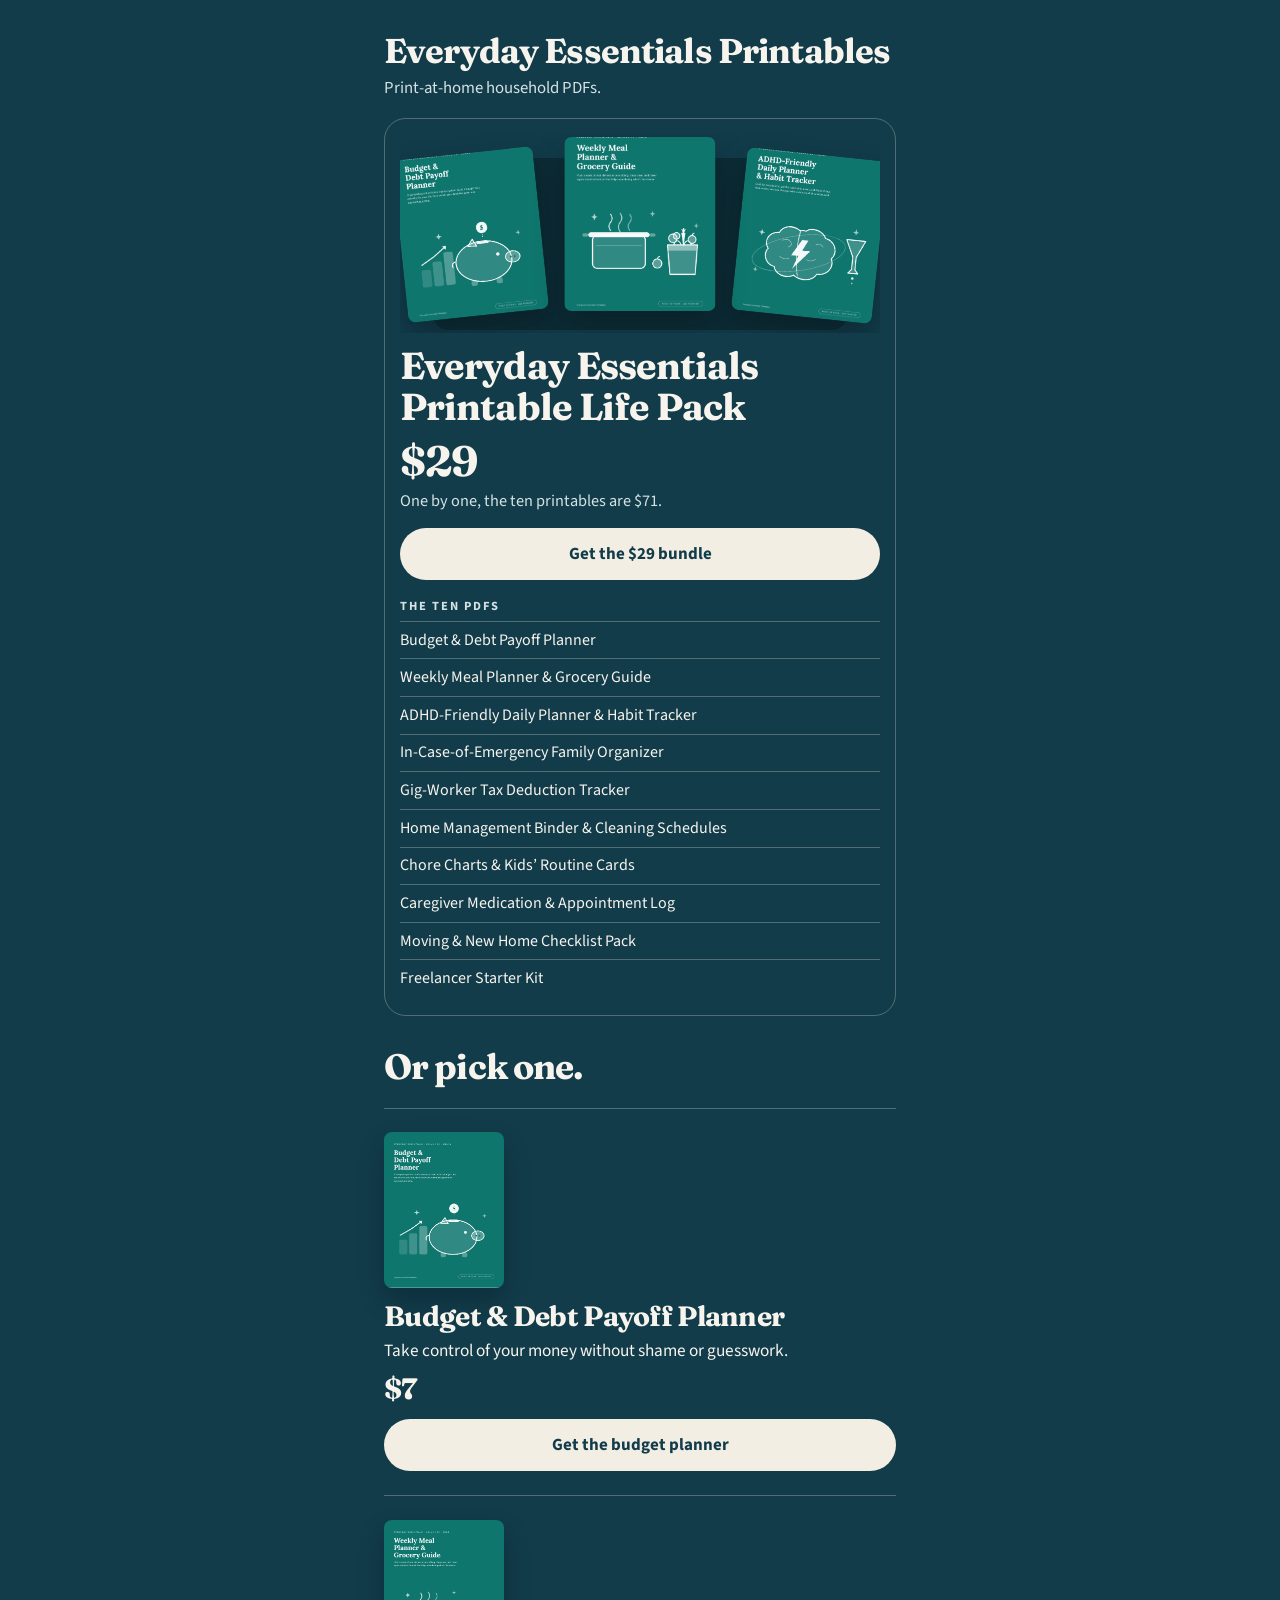
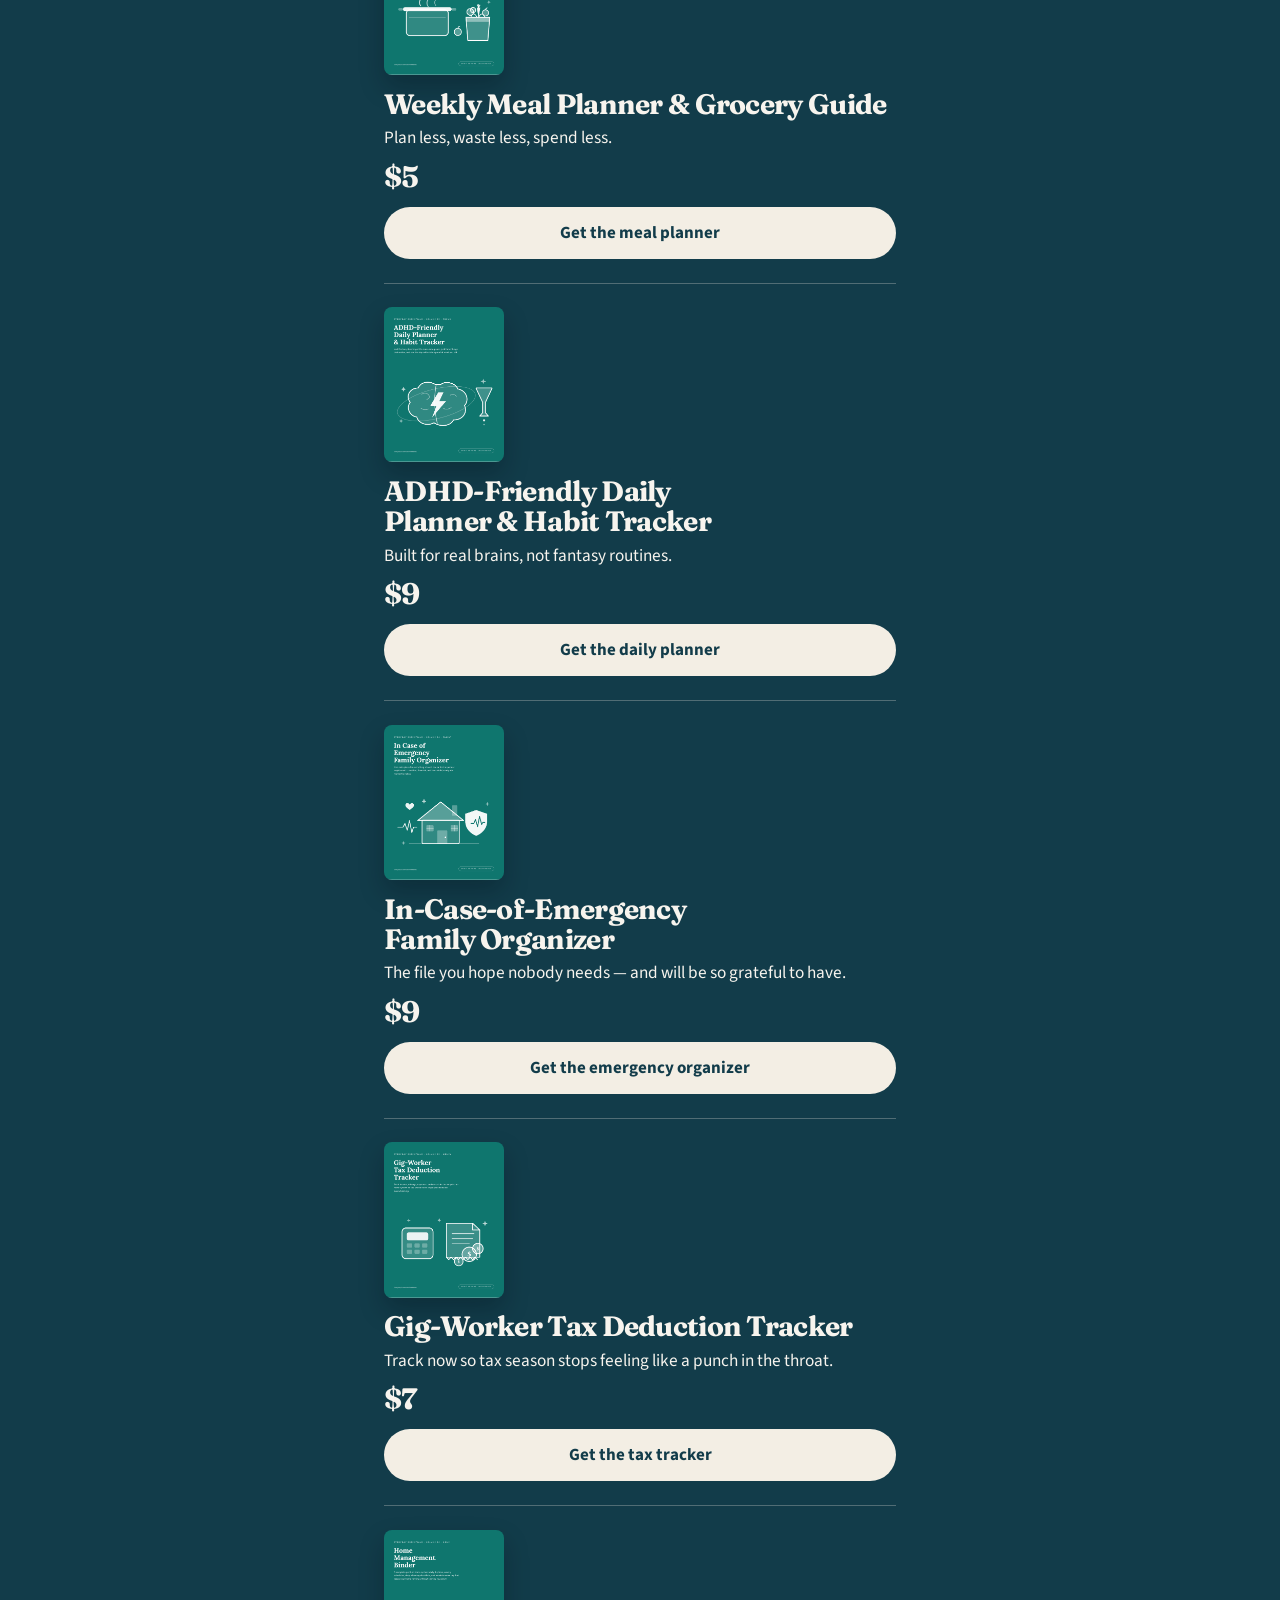
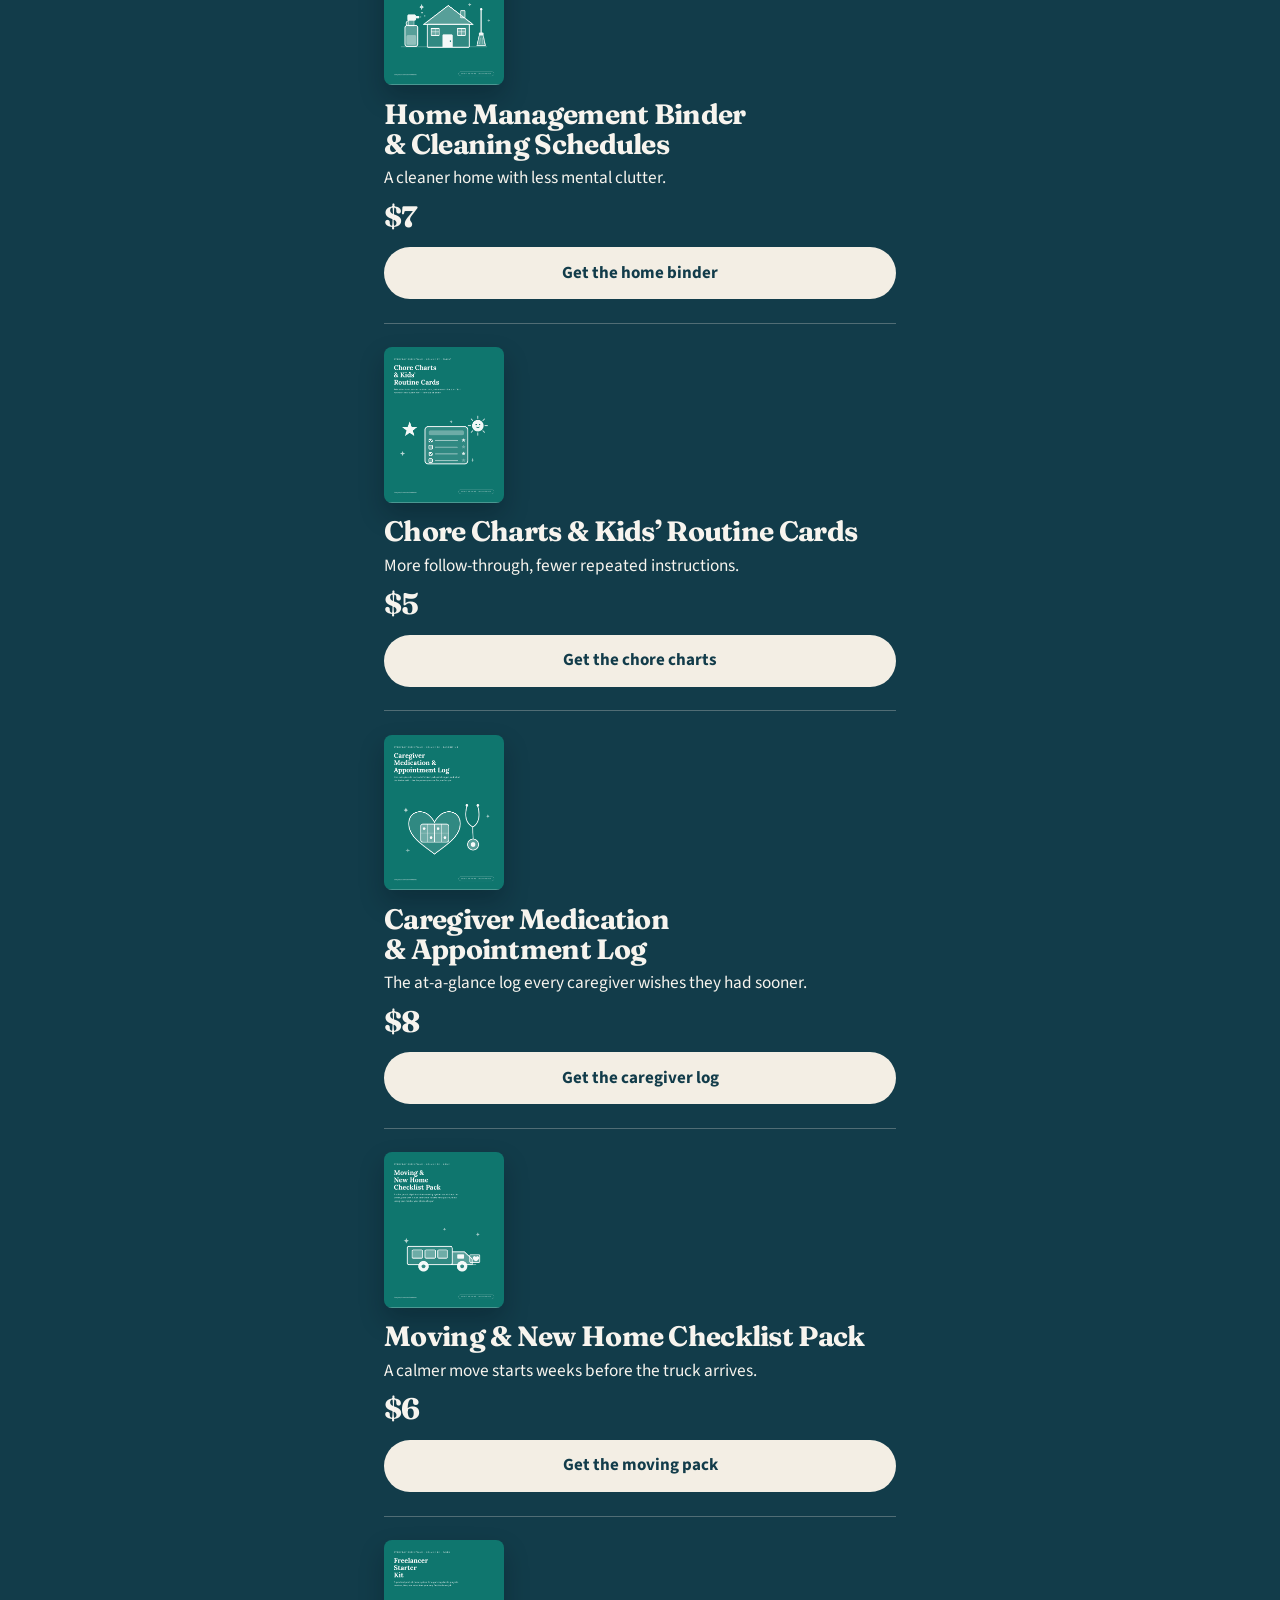
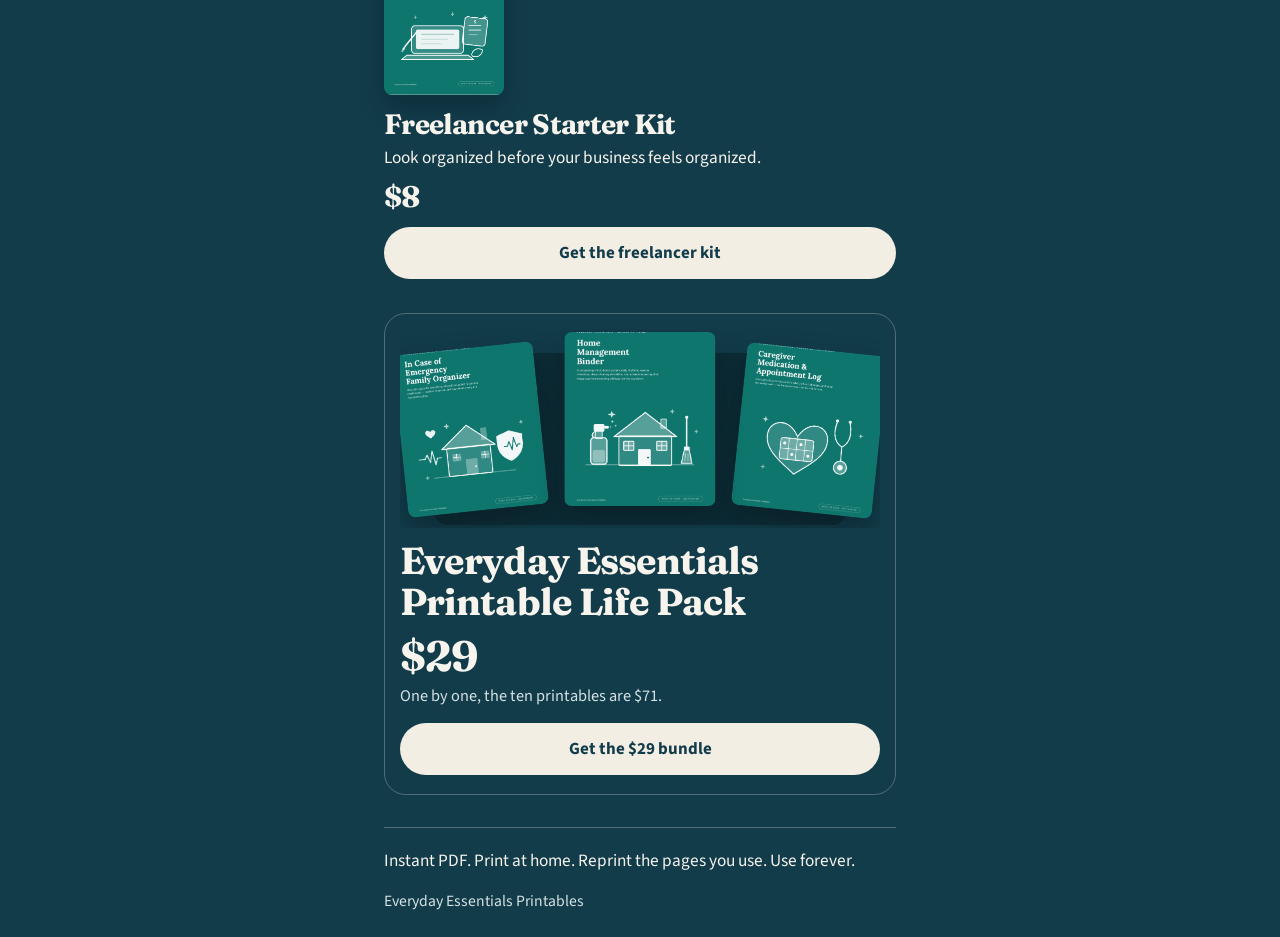
<file: index.html>
<!DOCTYPE html>
<html lang="en">
<head>
  <meta charset="utf-8">
  <meta name="viewport" content="width=device-width, initial-scale=1">
  <title>Everyday Essentials Printables</title>
  <meta name="description" content="Print-at-home household PDFs. The Everyday Essentials Printable Life Pack is $29 for all ten, or buy one.">
  <meta name="theme-color" content="#123c4a">
  <meta property="og:title" content="Everyday Essentials Printable Life Pack">
  <meta property="og:description" content="Ten print-at-home household PDFs. $29 for the set, or buy one.">
  <meta property="og:image" content="assets/bundle-hero.png">
  <meta name="twitter:card" content="summary_large_image">
  <link rel="icon" href="favicon.svg" type="image/svg+xml">
  <link rel="preload" href="fonts/fraunces-650.woff2" as="font" type="font/woff2" crossorigin>
  <link rel="preload" href="fonts/source-sans-400.woff2" as="font" type="font/woff2" crossorigin>
  <link rel="preload" href="assets/covers/budget-debt-payoff-planner.png" as="image">
  <link rel="stylesheet" href="css/styles.css">
</head>
<body>
  <div class="page">
    <header class="mast">
      <h1>Everyday Essentials Printables</h1>
      <p>Print-at-home household PDFs.</p>
    </header>

    <main>
      <noscript>
        <p class="noscript">The buy buttons open a product sheet when JavaScript is on. Nothing on this page charges a card. Checkout links are added in checkout.config.js.</p>
      </noscript>

      <article class="bundle" id="life-pack">
        <div class="fan" aria-hidden="true">
          <img src="assets/covers/budget-debt-payoff-planner.png" alt="" width="935" height="1210">
          <img src="assets/covers/weekly-meal-planner-grocery-guide.png" alt="" width="935" height="1210" fetchpriority="high">
          <img src="assets/covers/adhd-friendly-daily-planner-habit-tracker.png" alt="" width="935" height="1210">
        </div>
        <h2>Everyday Essentials Printable Life Pack</h2>
        <p class="price">$29</p>
        <p class="compare">One by one, the ten printables are $71.</p>
        <button class="buy" type="button" data-open="sheet-life-pack">Get the $29 bundle</button>
        <h3 class="kicker">The ten PDFs</h3>
        <ul class="names">
          <li>Budget &amp; Debt Payoff Planner</li>
          <li>Weekly Meal Planner &amp; Grocery Guide</li>
          <li>ADHD-Friendly Daily Planner &amp; Habit Tracker</li>
          <li>In-Case-of-Emergency Family Organizer</li>
          <li>Gig-Worker Tax Deduction Tracker</li>
          <li>Home Management Binder &amp; Cleaning Schedules</li>
          <li>Chore Charts &amp; Kids’ Routine Cards</li>
          <li>Caregiver Medication &amp; Appointment Log</li>
          <li>Moving &amp; New Home Checklist Pack</li>
          <li>Freelancer Starter Kit</li>
        </ul>
      </article>

      <section class="singles" aria-labelledby="pick-one">
        <h2 id="pick-one">Or pick one.</h2>

        <article class="offer" id="budget-debt-payoff-planner">
          <img class="cover" src="assets/covers/budget-debt-payoff-planner.png" alt="" width="935" height="1210" loading="lazy">
          <h3>Budget &amp; Debt Payoff Planner</h3>
          <p class="job">Take control of your money without shame or guesswork.</p>
          <p class="price">$7</p>
          <button class="buy" type="button" data-open="sheet-budget-debt-payoff-planner">Get the budget planner</button>
        </article>

        <article class="offer" id="weekly-meal-planner-grocery-guide">
          <img class="cover" src="assets/covers/weekly-meal-planner-grocery-guide.png" alt="" width="935" height="1210" loading="lazy">
          <h3>Weekly Meal Planner &amp; Grocery Guide</h3>
          <p class="job">Plan less, waste less, spend less.</p>
          <p class="price">$5</p>
          <button class="buy" type="button" data-open="sheet-weekly-meal-planner-grocery-guide">Get the meal planner</button>
        </article>

        <article class="offer" id="adhd-friendly-daily-planner-habit-tracker">
          <img class="cover" src="assets/covers/adhd-friendly-daily-planner-habit-tracker.png" alt="" width="935" height="1210" loading="lazy">
          <h3>ADHD-Friendly Daily Planner &amp; Habit Tracker</h3>
          <p class="job">Built for real brains, not fantasy routines.</p>
          <p class="price">$9</p>
          <button class="buy" type="button" data-open="sheet-adhd-friendly-daily-planner-habit-tracker">Get the daily planner</button>
        </article>

        <article class="offer" id="in-case-of-emergency-family-organizer">
          <img class="cover" src="assets/covers/in-case-of-emergency-family-organizer.png" alt="" width="935" height="1210" loading="lazy">
          <h3>In-Case-of-Emergency Family Organizer</h3>
          <p class="job">The file you hope nobody needs — and will be so grateful to have.</p>
          <p class="price">$9</p>
          <button class="buy" type="button" data-open="sheet-in-case-of-emergency-family-organizer">Get the emergency organizer</button>
        </article>

        <article class="offer" id="gig-worker-tax-deduction-tracker">
          <img class="cover" src="assets/covers/gig-worker-tax-deduction-tracker.png" alt="" width="935" height="1210" loading="lazy">
          <h3>Gig-Worker Tax Deduction Tracker</h3>
          <p class="job">Track now so tax season stops feeling like a punch in the throat.</p>
          <p class="price">$7</p>
          <button class="buy" type="button" data-open="sheet-gig-worker-tax-deduction-tracker">Get the tax tracker</button>
        </article>

        <article class="offer" id="home-management-binder-cleaning-schedules">
          <img class="cover" src="assets/covers/home-management-binder-cleaning-schedules.png" alt="" width="935" height="1210" loading="lazy">
          <h3>Home Management Binder &amp; Cleaning Schedules</h3>
          <p class="job">A cleaner home with less mental clutter.</p>
          <p class="price">$7</p>
          <button class="buy" type="button" data-open="sheet-home-management-binder-cleaning-schedules">Get the home binder</button>
        </article>

        <article class="offer" id="chore-charts-kids-routine-cards">
          <img class="cover" src="assets/covers/chore-charts-kids-routine-cards.png" alt="" width="935" height="1210" loading="lazy">
          <h3>Chore Charts &amp; Kids’ Routine Cards</h3>
          <p class="job">More follow-through, fewer repeated instructions.</p>
          <p class="price">$5</p>
          <button class="buy" type="button" data-open="sheet-chore-charts-kids-routine-cards">Get the chore charts</button>
        </article>

        <article class="offer" id="caregiver-medication-appointment-log">
          <img class="cover" src="assets/covers/caregiver-medication-appointment-log.png" alt="" width="935" height="1210" loading="lazy">
          <h3>Caregiver Medication &amp; Appointment Log</h3>
          <p class="job">The at-a-glance log every caregiver wishes they had sooner.</p>
          <p class="price">$8</p>
          <button class="buy" type="button" data-open="sheet-caregiver-medication-appointment-log">Get the caregiver log</button>
        </article>

        <article class="offer" id="moving-new-home-checklist-pack">
          <img class="cover" src="assets/covers/moving-new-home-checklist-pack.png" alt="" width="935" height="1210" loading="lazy">
          <h3>Moving &amp; New Home Checklist Pack</h3>
          <p class="job">A calmer move starts weeks before the truck arrives.</p>
          <p class="price">$6</p>
          <button class="buy" type="button" data-open="sheet-moving-new-home-checklist-pack">Get the moving pack</button>
        </article>

        <article class="offer" id="freelancer-starter-kit">
          <img class="cover" src="assets/covers/freelancer-starter-kit.png" alt="" width="935" height="1210" loading="lazy">
          <h3>Freelancer Starter Kit</h3>
          <p class="job">Look organized before your business feels organized.</p>
          <p class="price">$8</p>
          <button class="buy" type="button" data-open="sheet-freelancer-starter-kit">Get the freelancer kit</button>
        </article>
      </section>

      <article class="bundle bundle-repeat" id="life-pack-again">
        <div class="fan" aria-hidden="true">
          <img src="assets/covers/in-case-of-emergency-family-organizer.png" alt="" width="935" height="1210" loading="lazy">
          <img src="assets/covers/home-management-binder-cleaning-schedules.png" alt="" width="935" height="1210" loading="lazy">
          <img src="assets/covers/caregiver-medication-appointment-log.png" alt="" width="935" height="1210" loading="lazy">
        </div>
        <h2>Everyday Essentials Printable Life Pack</h2>
        <p class="price">$29</p>
        <p class="compare">One by one, the ten printables are $71.</p>
        <button class="buy" type="button" data-open="sheet-life-pack">Get the $29 bundle</button>
      </article>

      <p class="delivery">Instant PDF. Print at home. Reprint the pages you use. Use forever.</p>
    </main>

    <footer class="colophon">
      <p>Everyday Essentials Printables</p>
    </footer>
  </div>

  <dialog id="sheet-life-pack" aria-labelledby="sheet-life-pack-title">
    <div class="sheet">
      <form method="dialog" class="sheet-bar">
        <button class="close" type="submit">Close</button>
      </form>
      <div class="sheet-body">
        <div class="fan" aria-hidden="true">
          <img src="assets/covers/budget-debt-payoff-planner.png" alt="" width="935" height="1210">
          <img src="assets/covers/weekly-meal-planner-grocery-guide.png" alt="" width="935" height="1210">
          <img src="assets/covers/adhd-friendly-daily-planner-habit-tracker.png" alt="" width="935" height="1210">
        </div>
        <h2 id="sheet-life-pack-title">Everyday Essentials Printable Life Pack</h2>
        <p class="price">$29</p>
        <p class="lead">Ten useful printables for money, meals, focus, caregiving, home life, moving, and freelance work.</p>
        <p class="for">A complete printable toolkit for the parts of life that create the most mental load — money, meals, focus, home, family, caregiving, moving, taxes, and work.</p>
        <h3>Who it’s for</h3>
        <p class="for">Customers who want one affordable bundle instead of buying each printable one by one.</p>
        <p class="compare">One by one, the ten printables are $71.</p>
        <h3>The ten PDFs</h3>
        <ul class="names">
          <li>Budget &amp; Debt Payoff Planner</li>
          <li>Weekly Meal Planner &amp; Grocery Guide</li>
          <li>ADHD-Friendly Daily Planner &amp; Habit Tracker</li>
          <li>In-Case-of-Emergency Family Organizer</li>
          <li>Gig-Worker Tax Deduction Tracker</li>
          <li>Home Management Binder &amp; Cleaning Schedules</li>
          <li>Chore Charts &amp; Kids’ Routine Cards</li>
          <li>Caregiver Medication &amp; Appointment Log</li>
          <li>Moving &amp; New Home Checklist Pack</li>
          <li>Freelancer Starter Kit</li>
        </ul>
        <p class="trust">Print-at-home PDFs. Reprint the pages you use most and build a system that fits your real life.</p>
      </div>
      <div class="sheet-buy">
        <p class="unwired" id="note-life-pack" tabindex="-1">Nothing is charged here. This button opens checkout once a link is added in checkout.config.js.</p>
        <a class="buy" href="#checkout" data-checkout="life-pack" aria-describedby="note-life-pack">Get the $29 bundle</a>
      </div>
    </div>
  </dialog>

  <dialog id="sheet-budget-debt-payoff-planner" aria-labelledby="sheet-budget-title">
    <div class="sheet">
      <form method="dialog" class="sheet-bar">
        <button class="close" type="submit">Close</button>
      </form>
      <div class="sheet-body">
        <img class="cover" src="assets/covers/budget-debt-payoff-planner.png" alt="" width="935" height="1210">
        <h2 id="sheet-budget-title">Budget &amp; Debt Payoff Planner</h2>
        <p class="price">$7</p>
        <p class="lead">Take control of your money without shame or guesswork.</p>
        <p class="for">A practical print-at-home system for building a budget, tracking spending, and knocking out debt one payment at a time.</p>
        <h3>Who it’s for</h3>
        <p class="for">Adults, couples, and families trying to control spending and pay off debt.</p>
        <h3>What it does</h3>
        <ul class="benefits">
          <li>See where your money really goes</li>
          <li>Choose a debt payoff method and stick with it</li>
          <li>Turn monthly reviews into progress you can feel</li>
        </ul>
        <p class="trust">Print-at-home PDF. Reprint the pages you use most and build a system that fits your real life.</p>
      </div>
      <div class="sheet-buy">
        <p class="unwired" id="note-budget" tabindex="-1">Nothing is charged here. This button opens checkout once a link is added in checkout.config.js.</p>
        <a class="buy" href="#checkout" data-checkout="budget-debt-payoff-planner" aria-describedby="note-budget">Get the budget planner</a>
      </div>
    </div>
  </dialog>

  <dialog id="sheet-weekly-meal-planner-grocery-guide" aria-labelledby="sheet-meal-title">
    <div class="sheet">
      <form method="dialog" class="sheet-bar">
        <button class="close" type="submit">Close</button>
      </form>
      <div class="sheet-body">
        <img class="cover" src="assets/covers/weekly-meal-planner-grocery-guide.png" alt="" width="935" height="1210">
        <h2 id="sheet-meal-title">Weekly Meal Planner &amp; Grocery Guide</h2>
        <p class="price">$5</p>
        <p class="lead">Plan less, waste less, spend less.</p>
        <p class="for">A kitchen-friendly planner for weekly meals, grocery lists, pantry checks, prep sessions, and budget-friendly dinner ideas.</p>
        <h3>Who it’s for</h3>
        <p class="for">Busy households, parents, meal preppers, and anyone trying to cut food waste.</p>
        <h3>What it does</h3>
        <ul class="benefits">
          <li>Plan dinners faster with repeatable systems</li>
          <li>Shop your pantry before the store</li>
          <li>Reduce takeout and food waste without overthinking it</li>
        </ul>
        <p class="trust">Print-at-home PDF. Reprint the pages you use most and build a system that fits your real life.</p>
      </div>
      <div class="sheet-buy">
        <p class="unwired" id="note-meal" tabindex="-1">Nothing is charged here. This button opens checkout once a link is added in checkout.config.js.</p>
        <a class="buy" href="#checkout" data-checkout="weekly-meal-planner-grocery-guide" aria-describedby="note-meal">Get the meal planner</a>
      </div>
    </div>
  </dialog>

  <dialog id="sheet-adhd-friendly-daily-planner-habit-tracker" aria-labelledby="sheet-adhd-title">
    <div class="sheet">
      <form method="dialog" class="sheet-bar">
        <button class="close" type="submit">Close</button>
      </form>
      <div class="sheet-body">
        <img class="cover" src="assets/covers/adhd-friendly-daily-planner-habit-tracker.png" alt="" width="935" height="1210">
        <h2 id="sheet-adhd-title">ADHD-Friendly Daily Planner &amp; Habit Tracker</h2>
        <p class="price">$9</p>
        <p class="lead">Built for real brains, not fantasy routines.</p>
        <p class="for">A low-friction planning system with brain dumps, top-three focus pages, time reality checks, habit tracking, dopamine menus, and weekly reset sheets.</p>
        <h3>Who it’s for</h3>
        <p class="for">Adults and students who need more external structure and less guilt.</p>
        <h3>What it does</h3>
        <ul class="benefits">
          <li>Reduce overwhelm by making the next step visible</li>
          <li>Plan around time blindness instead of fighting it</li>
          <li>Track progress in a way that feels encouraging, not punishing</li>
        </ul>
        <p class="trust">Print-at-home PDF. Reprint the pages you use most and build a system that fits your real life.</p>
      </div>
      <div class="sheet-buy">
        <p class="unwired" id="note-adhd" tabindex="-1">Nothing is charged here. This button opens checkout once a link is added in checkout.config.js.</p>
        <a class="buy" href="#checkout" data-checkout="adhd-friendly-daily-planner-habit-tracker" aria-describedby="note-adhd">Get the daily planner</a>
      </div>
    </div>
  </dialog>

  <dialog id="sheet-in-case-of-emergency-family-organizer" aria-labelledby="sheet-emergency-title">
    <div class="sheet">
      <form method="dialog" class="sheet-bar">
        <button class="close" type="submit">Close</button>
      </form>
      <div class="sheet-body">
        <img class="cover" src="assets/covers/in-case-of-emergency-family-organizer.png" alt="" width="935" height="1210">
        <h2 id="sheet-emergency-title">In-Case-of-Emergency Family Organizer</h2>
        <p class="price">$9</p>
        <p class="lead">The file you hope nobody needs — and will be so grateful to have.</p>
        <p class="for">A thoughtfully designed organizer for contacts, document locations, medical information, household essentials, and emergency planning.</p>
        <h3>Who it’s for</h3>
        <p class="for">Parents, adult children, caregivers, and households that want one calm place for critical information.</p>
        <h3>What it does</h3>
        <ul class="benefits">
          <li>Put vital information in one trusted place</li>
          <li>Reduce panic during emergencies or urgent calls</li>
          <li>Make it easier for loved ones to help when it matters most</li>
        </ul>
        <p class="note">Print it, fill it by hand, and store it somewhere safe.</p>
        <p class="trust">Print-at-home PDF. Reprint the pages you use most and build a system that fits your real life.</p>
      </div>
      <div class="sheet-buy">
        <p class="unwired" id="note-emergency" tabindex="-1">Nothing is charged here. This button opens checkout once a link is added in checkout.config.js.</p>
        <a class="buy" href="#checkout" data-checkout="in-case-of-emergency-family-organizer" aria-describedby="note-emergency">Get the emergency organizer</a>
      </div>
    </div>
  </dialog>

  <dialog id="sheet-gig-worker-tax-deduction-tracker" aria-labelledby="sheet-tax-title">
    <div class="sheet">
      <form method="dialog" class="sheet-bar">
        <button class="close" type="submit">Close</button>
      </form>
      <div class="sheet-body">
        <img class="cover" src="assets/covers/gig-worker-tax-deduction-tracker.png" alt="" width="935" height="1210">
        <h2 id="sheet-tax-title">Gig-Worker Tax Deduction Tracker</h2>
        <p class="price">$7</p>
        <p class="lead">Track now so tax season stops feeling like a punch in the throat.</p>
        <p class="for">A clean printable system for logging income, mileage, expenses, home office details, quarterly rhythms, and year-end prep.</p>
        <h3>Who it’s for</h3>
        <p class="for">Delivery drivers, rideshare workers, side hustlers, and independent contractors.</p>
        <h3>What it does</h3>
        <ul class="benefits">
          <li>Keep business numbers separate from the chaos of daily payouts</li>
          <li>Track deductions before receipts and miles disappear</li>
          <li>Walk into tax season with real records instead of guessing</li>
        </ul>
        <p class="note">It’s not tax advice — it’s the organized paper trail you’ll be glad you kept. Tax rules can change.</p>
        <p class="trust">Print-at-home PDF. Reprint the pages you use most and build a system that fits your real life.</p>
      </div>
      <div class="sheet-buy">
        <p class="unwired" id="note-tax" tabindex="-1">Nothing is charged here. This button opens checkout once a link is added in checkout.config.js.</p>
        <a class="buy" href="#checkout" data-checkout="gig-worker-tax-deduction-tracker" aria-describedby="note-tax">Get the tax tracker</a>
      </div>
    </div>
  </dialog>

  <dialog id="sheet-home-management-binder-cleaning-schedules" aria-labelledby="sheet-home-title">
    <div class="sheet">
      <form method="dialog" class="sheet-bar">
        <button class="close" type="submit">Close</button>
      </form>
      <div class="sheet-body">
        <img class="cover" src="assets/covers/home-management-binder-cleaning-schedules.png" alt="" width="935" height="1210">
        <h2 id="sheet-home-title">Home Management Binder &amp; Cleaning Schedules</h2>
        <p class="price">$7</p>
        <p class="lead">A cleaner home with less mental clutter.</p>
        <p class="for">A practical home binder with weekly rhythms, seasonal tasks, zone cleaning, maintenance logs, stain guides, and quick-reference pages.</p>
        <h3>Who it’s for</h3>
        <p class="for">Busy households who want a realistic cleaning rhythm instead of a constant catch-up cycle.</p>
        <h3>What it does</h3>
        <ul class="benefits">
          <li>Turn cleaning into repeatable routines</li>
          <li>Stay ahead of maintenance instead of reacting late</li>
          <li>Keep household details in one easy-to-grab place</li>
        </ul>
        <p class="trust">Print-at-home PDF. Reprint the pages you use most and build a system that fits your real life.</p>
      </div>
      <div class="sheet-buy">
        <p class="unwired" id="note-home" tabindex="-1">Nothing is charged here. This button opens checkout once a link is added in checkout.config.js.</p>
        <a class="buy" href="#checkout" data-checkout="home-management-binder-cleaning-schedules" aria-describedby="note-home">Get the home binder</a>
      </div>
    </div>
  </dialog>

  <dialog id="sheet-chore-charts-kids-routine-cards" aria-labelledby="sheet-chores-title">
    <div class="sheet">
      <form method="dialog" class="sheet-bar">
        <button class="close" type="submit">Close</button>
      </form>
      <div class="sheet-body">
        <img class="cover" src="assets/covers/chore-charts-kids-routine-cards.png" alt="" width="935" height="1210">
        <h2 id="sheet-chores-title">Chore Charts &amp; Kids’ Routine Cards</h2>
        <p class="price">$5</p>
        <p class="lead">More follow-through, fewer repeated instructions.</p>
        <p class="for">A playful printable set with age-based chores, weekly charts, morning and evening routine cards, reward coupons, reading/screen logs, and celebration pages.</p>
        <h3>Who it’s for</h3>
        <p class="for">Parents of young kids who want smoother routines without turning every reminder into a fight.</p>
        <h3>What it does</h3>
        <ul class="benefits">
          <li>Make routines visible and predictable for kids</li>
          <li>Use cues and structure instead of constant nagging</li>
          <li>Create small wins that build independence over time</li>
        </ul>
        <p class="trust">Print-at-home PDF. Reprint the pages you use most and build a system that fits your real life.</p>
      </div>
      <div class="sheet-buy">
        <p class="unwired" id="note-chores" tabindex="-1">Nothing is charged here. This button opens checkout once a link is added in checkout.config.js.</p>
        <a class="buy" href="#checkout" data-checkout="chore-charts-kids-routine-cards" aria-describedby="note-chores">Get the chore charts</a>
      </div>
    </div>
  </dialog>

  <dialog id="sheet-caregiver-medication-appointment-log" aria-labelledby="sheet-care-title">
    <div class="sheet">
      <form method="dialog" class="sheet-bar">
        <button class="close" type="submit">Close</button>
      </form>
      <div class="sheet-body">
        <img class="cover" src="assets/covers/caregiver-medication-appointment-log.png" alt="" width="935" height="1210">
        <h2 id="sheet-care-title">Caregiver Medication &amp; Appointment Log</h2>
        <p class="price">$8</p>
        <p class="lead">The at-a-glance log every caregiver wishes they had sooner.</p>
        <p class="for">A clear caregiving system for medications, daily logs, appointments, symptoms, providers, insurance details, and emergency information.</p>
        <h3>Who it’s for</h3>
        <p class="for">Family caregivers managing medications, symptoms, appointments, and provider notes.</p>
        <h3>What it does</h3>
        <ul class="benefits">
          <li>Bring cleaner, more useful notes to appointments</li>
          <li>Track patterns instead of relying on memory</li>
          <li>Reduce the daily stress of “What happened, what changed, what’s next?”</li>
        </ul>
        <p class="note">Print it, fill it by hand, and store it somewhere safe.</p>
        <p class="trust">Print-at-home PDF. Reprint the pages you use most and build a system that fits your real life.</p>
      </div>
      <div class="sheet-buy">
        <p class="unwired" id="note-care" tabindex="-1">Nothing is charged here. This button opens checkout once a link is added in checkout.config.js.</p>
        <a class="buy" href="#checkout" data-checkout="caregiver-medication-appointment-log" aria-describedby="note-care">Get the caregiver log</a>
      </div>
    </div>
  </dialog>

  <dialog id="sheet-moving-new-home-checklist-pack" aria-labelledby="sheet-moving-title">
    <div class="sheet">
      <form method="dialog" class="sheet-bar">
        <button class="close" type="submit">Close</button>
      </form>
      <div class="sheet-body">
        <img class="cover" src="assets/covers/moving-new-home-checklist-pack.png" alt="" width="935" height="1210">
        <h2 id="sheet-moving-title">Moving &amp; New Home Checklist Pack</h2>
        <p class="price">$6</p>
        <p class="lead">A calmer move starts weeks before the truck arrives.</p>
        <p class="for">A moving pack with countdowns, utility trackers, address-change checklists, box logs, budget pages, first-night essentials, and new-home setup sheets.</p>
        <h3>Who it’s for</h3>
        <p class="for">Renters, homeowners, and families preparing for a move.</p>
        <h3>What it does</h3>
        <ul class="benefits">
          <li>Know what to do now and what can wait</li>
          <li>Keep address changes and utilities from slipping through the cracks</li>
          <li>Unpack faster because your labels and essentials are already planned</li>
        </ul>
        <p class="trust">Print-at-home PDF. Reprint the pages you use most and build a system that fits your real life.</p>
      </div>
      <div class="sheet-buy">
        <p class="unwired" id="note-moving" tabindex="-1">Nothing is charged here. This button opens checkout once a link is added in checkout.config.js.</p>
        <a class="buy" href="#checkout" data-checkout="moving-new-home-checklist-pack" aria-describedby="note-moving">Get the moving pack</a>
      </div>
    </div>
  </dialog>

  <dialog id="sheet-freelancer-starter-kit" aria-labelledby="sheet-freelance-title">
    <div class="sheet">
      <form method="dialog" class="sheet-bar">
        <button class="close" type="submit">Close</button>
      </form>
      <div class="sheet-body">
        <img class="cover" src="assets/covers/freelancer-starter-kit.png" alt="" width="935" height="1210">
        <h2 id="sheet-freelance-title">Freelancer Starter Kit</h2>
        <p class="price">$8</p>
        <p class="lead">Look organized before your business feels organized.</p>
        <p class="for">A polished printable system for client tracking, project management, invoices, income logs, expenses, time tracking, rate math, onboarding, and follow-up scripts.</p>
        <h3>Who it’s for</h3>
        <p class="for">New freelancers, service providers, and solo business owners.</p>
        <h3>What it does</h3>
        <ul class="benefits">
          <li>Keep client work and money in one lightweight system</li>
          <li>Invoice faster and follow up more confidently</li>
          <li>Price your work with more clarity from day one</li>
        </ul>
        <p class="trust">Print-at-home PDF. Reprint the pages you use most and build a system that fits your real life.</p>
      </div>
      <div class="sheet-buy">
        <p class="unwired" id="note-freelance" tabindex="-1">Nothing is charged here. This button opens checkout once a link is added in checkout.config.js.</p>
        <a class="buy" href="#checkout" data-checkout="freelancer-starter-kit" aria-describedby="note-freelance">Get the freelancer kit</a>
      </div>
    </div>
  </dialog>

  <script src="checkout.config.js"></script>
  <script src="js/store.js"></script>
</body>
</html>
</file>
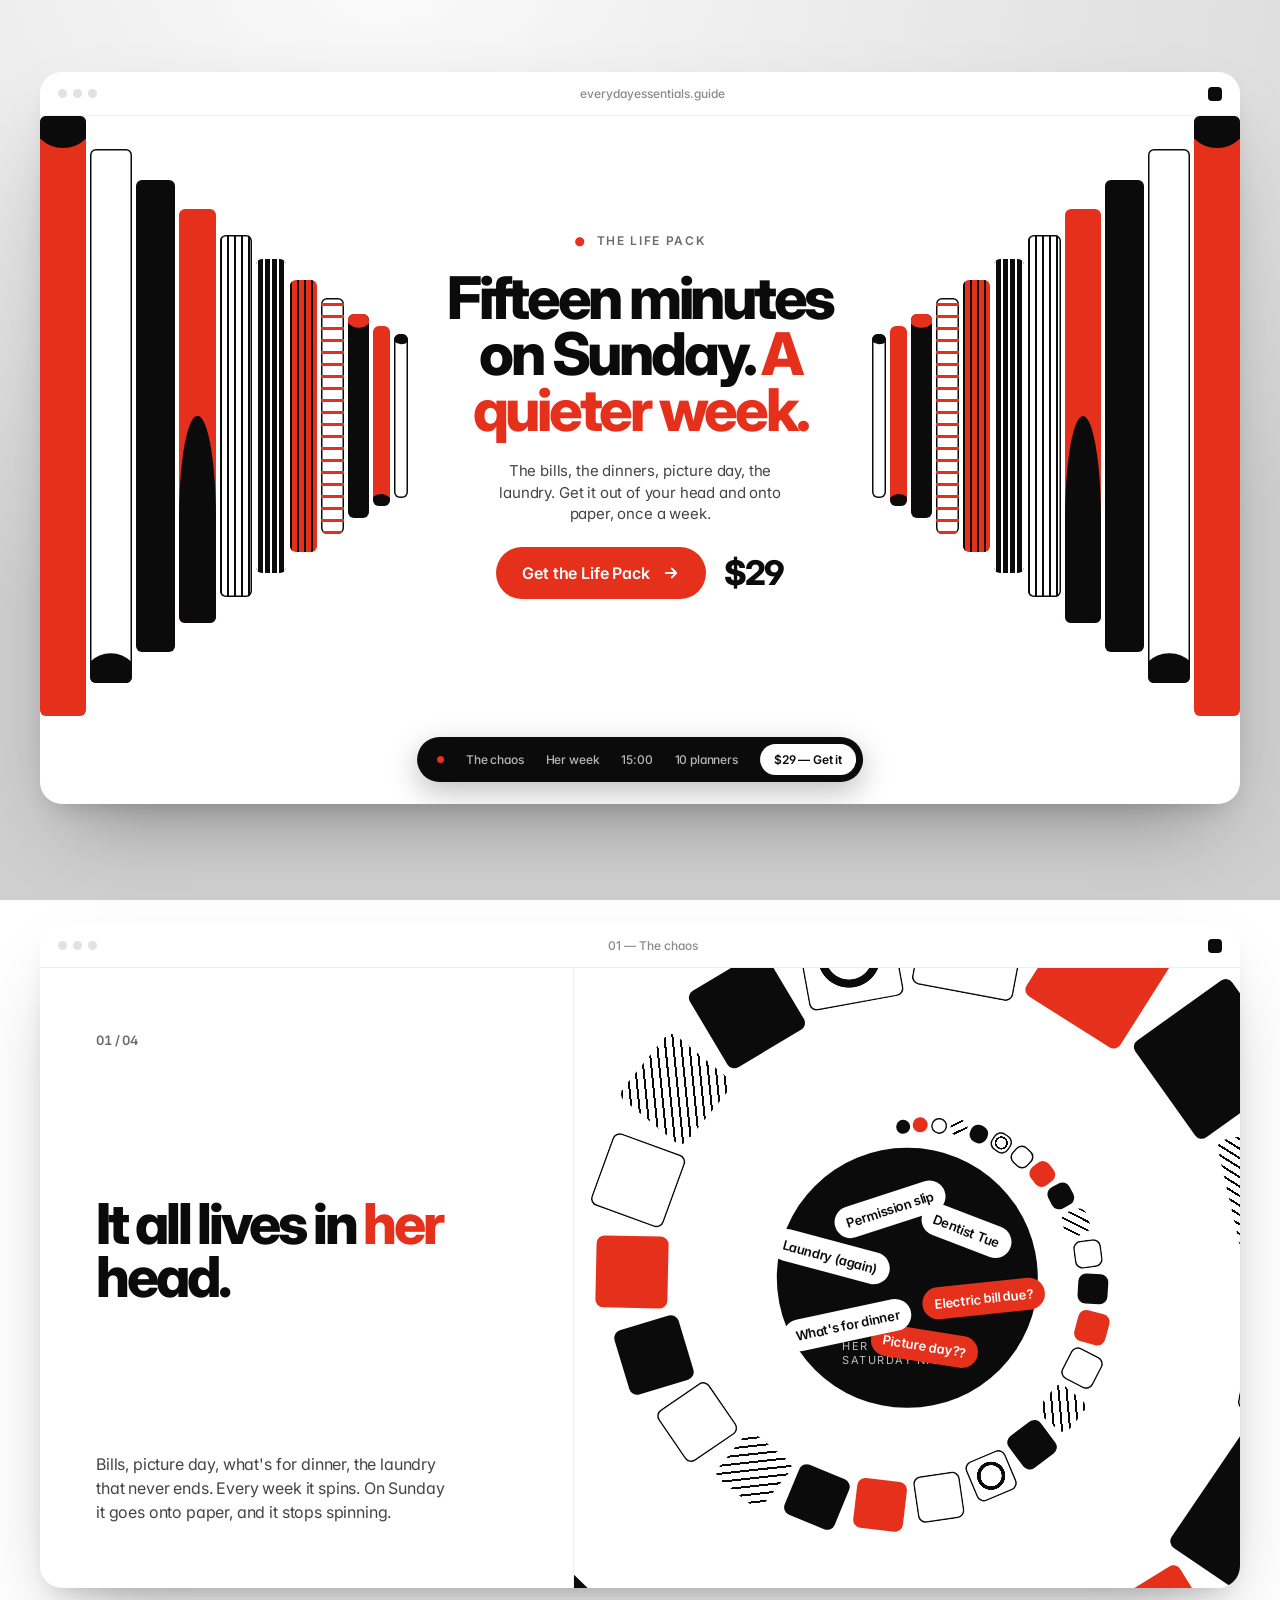
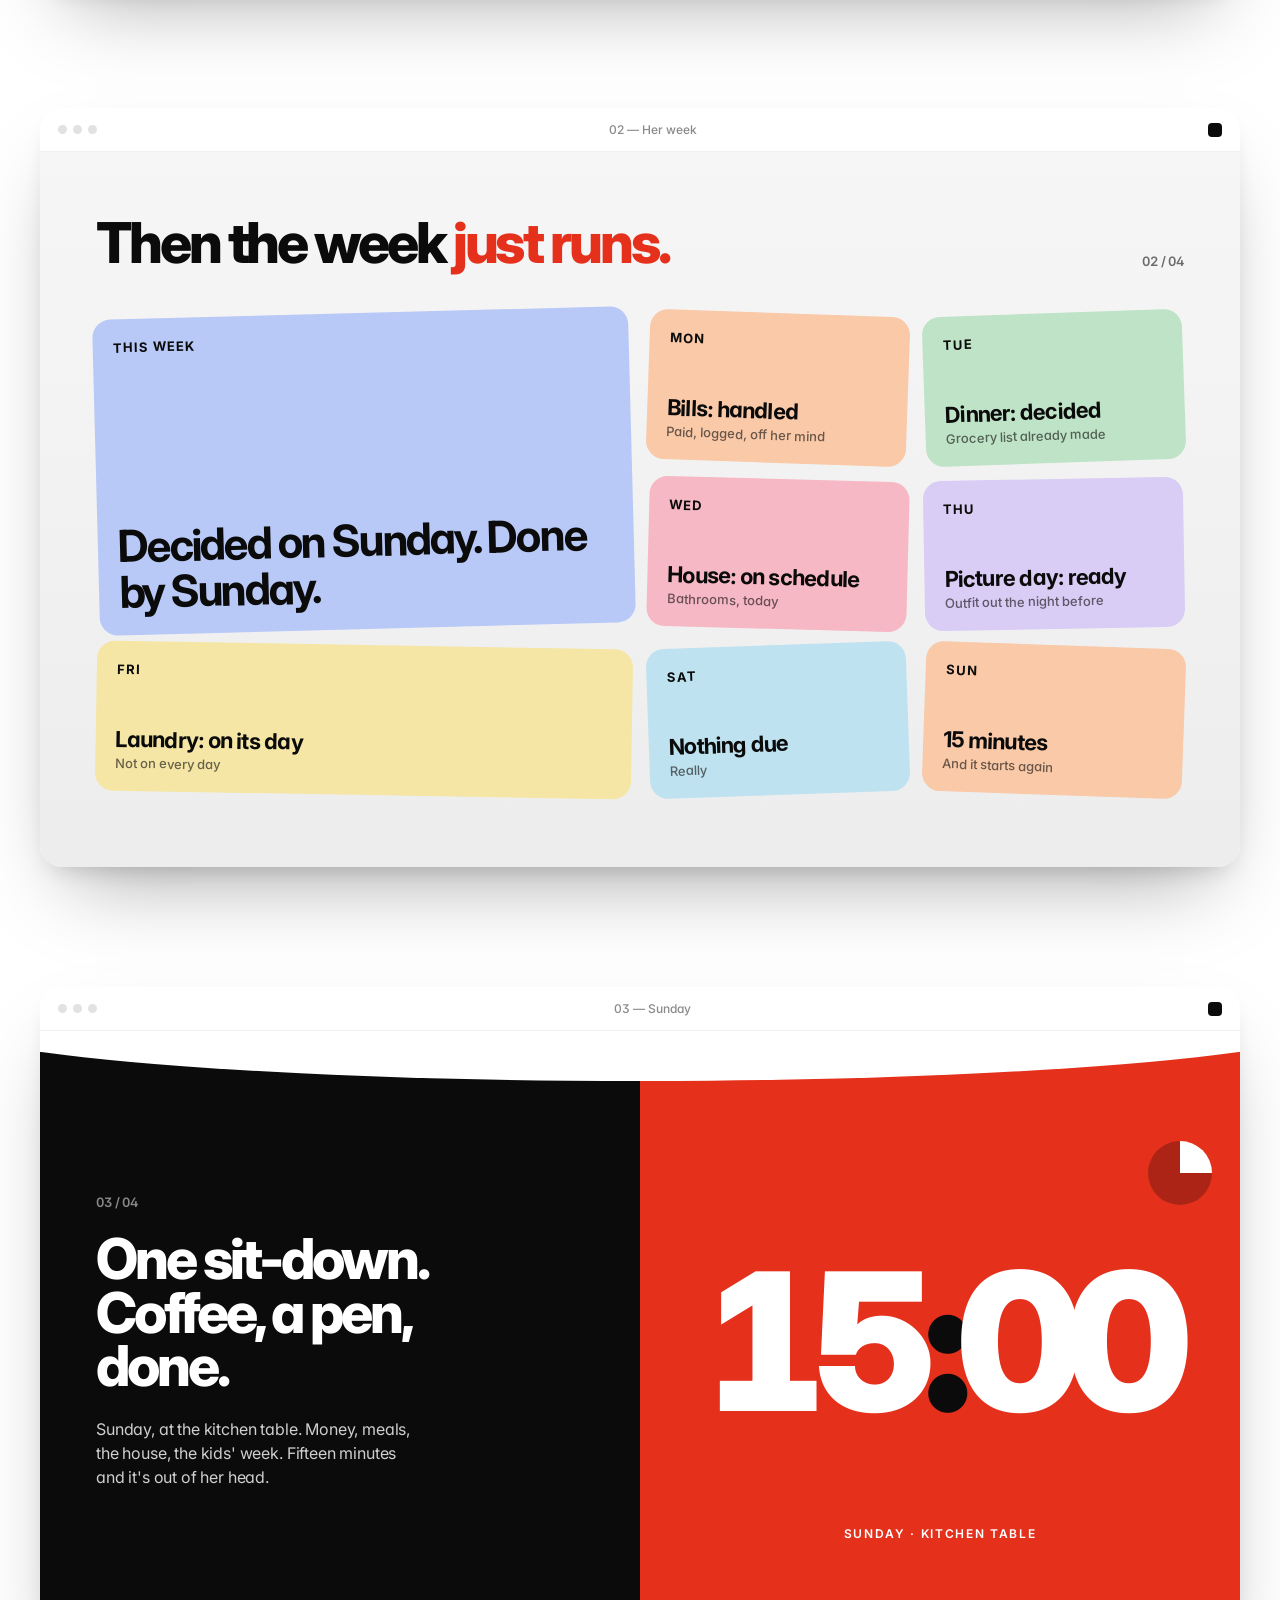
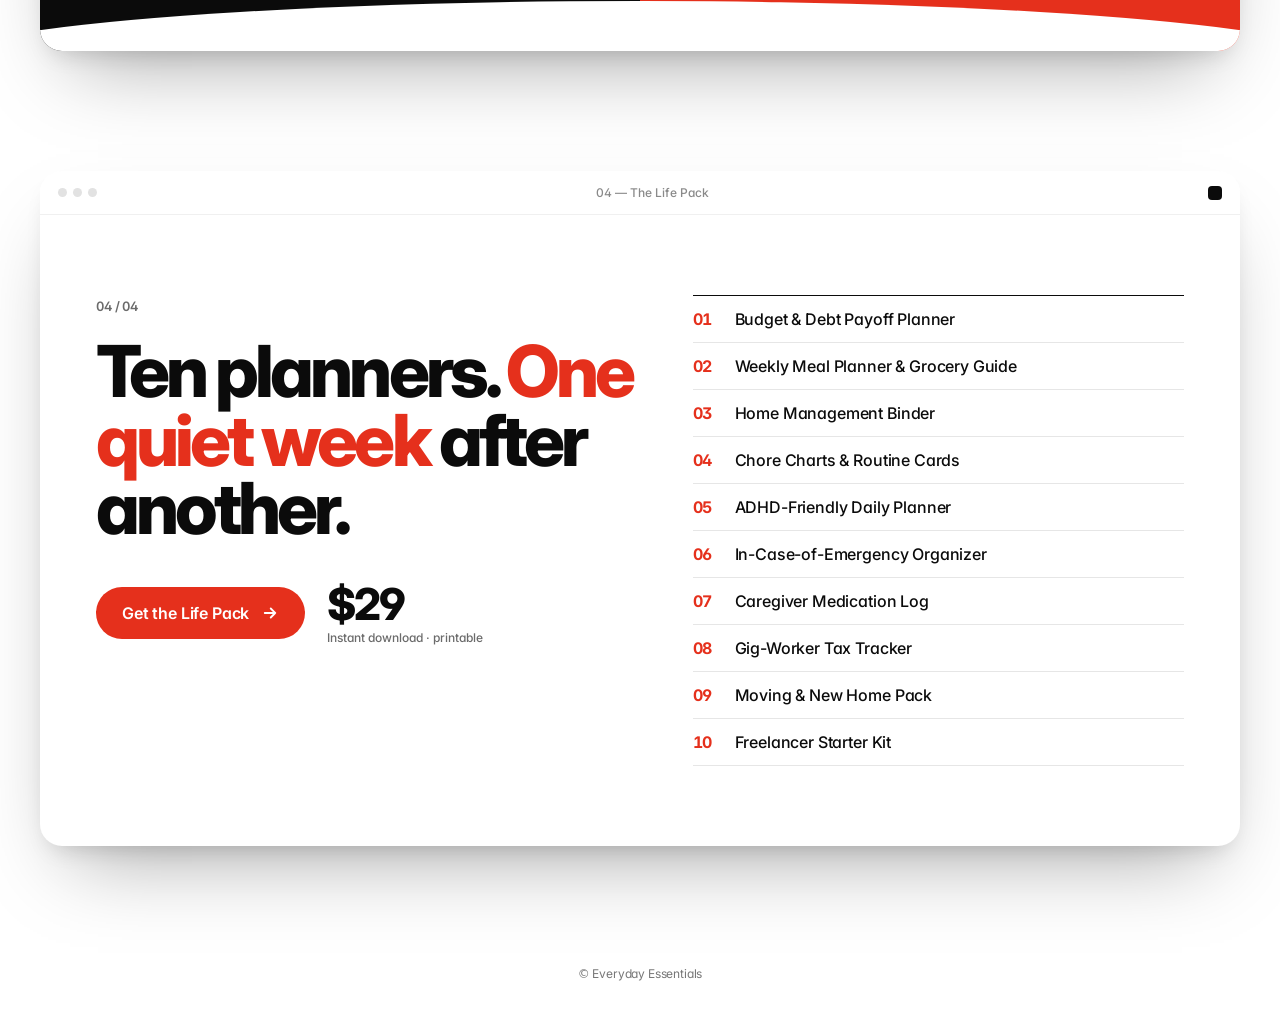
<file: reel/index.html>
<!doctype html>
<html lang="en">
<head>
<meta charset="utf-8">
<meta name="viewport" content="width=device-width,initial-scale=1">
<meta name="robots" content="noindex,nofollow">
<title>The Life Pack — Fifteen minutes on Sunday. A quieter week.</title>
<meta name="description" content="Ten printable planners for the bills, the meals and the house. $29, instant download.">
<style>
@font-face{font-family:"Inter";src:url(fonts/inter-var.woff2) format("woff2");font-weight:100 900;font-display:swap}
:root{--red:#E5301C;--ink:#0B0B0B;--paper:#fff;--mute:#6b6b6b;--line:#e6e6e6;
--sans:"Inter",system-ui,-apple-system,"Segoe UI",sans-serif;--ease:cubic-bezier(.2,.8,.2,1)}
*{box-sizing:border-box;margin:0;padding:0}
html{scroll-behavior:smooth}
body{font-family:var(--sans);color:var(--ink);-webkit-font-smoothing:antialiased;
background:radial-gradient(120% 70% at 30% 0%,#fafafa 0%,#e4e4e4 45%,#cfcfcf 100%) fixed;
font-feature-settings:"cv11","ss01";letter-spacing:-.01em}
a{color:inherit}
.stage{padding:72px 24px 120px;display:flex;flex-direction:column;gap:120px;align-items:center}
/* floating browser frame */
.frame{width:min(1200px,100%);background:var(--paper);border-radius:22px;overflow:hidden;position:relative;
box-shadow:0 1px 0 rgba(255,255,255,.8) inset,0 40px 80px -30px rgba(0,0,0,.35),0 12px 24px -12px rgba(0,0,0,.18);
opacity:0;transform:perspective(1400px) translateY(90px) rotateX(14deg) scale(.94);
transition:opacity .9s var(--ease),transform 1.2s var(--ease)}
.frame.in{opacity:1;transform:none}
.bar{height:44px;display:flex;align-items:center;justify-content:space-between;padding:0 18px;font-size:12px;color:#8a8a8a;border-bottom:1px solid #f0f0f0}
.bar .dots{display:flex;gap:6px}.bar .dots i{width:9px;height:9px;border-radius:50%;background:#e2e2e2}
.bar .url{font-weight:500;letter-spacing:0}
.bar .sq{width:14px;height:14px;border-radius:4px;background:var(--ink)}
.label{font-size:12px;font-weight:600;letter-spacing:.14em;text-transform:uppercase;color:var(--mute);display:flex;gap:10px;align-items:center}
.label b{color:var(--red);font-weight:700}
.btn{display:inline-flex;align-items:center;gap:12px;background:var(--red);color:#fff;text-decoration:none;font-weight:600;font-size:16px;
padding:16px 26px;border-radius:999px;transition:transform .3s var(--ease),background .3s}
.btn:hover{transform:translateY(-2px);background:#c8240f}
.btn svg{width:18px;height:18px}
.price{font-weight:800;font-size:44px;letter-spacing:-.05em;line-height:1}
.price small{display:block;font-size:12px;font-weight:500;letter-spacing:0;color:var(--mute);margin-top:6px}

/* HERO ARCH */
.hero .arch{position:relative;height:min(600px,64vw);display:flex;align-items:center;padding:0 0;gap:4px}
.arch .side{flex:1;display:flex;align-items:center;gap:4px;height:100%}
.arch .side.r{flex-direction:row-reverse}
.p{position:relative;overflow:hidden;border-radius:6px;transform:scaleY(0);transform-origin:center;
transition:transform 1s var(--ease);flex-shrink:0}
.hero.in .p{transform:scaleY(1)}
.p.red{background:var(--red)}.p.blk{background:var(--ink)}.p.wht{background:#fff;box-shadow:inset 0 0 0 1.5px var(--ink)}
.p .c{position:absolute;left:50%;top:50%;width:140%;aspect-ratio:1;border-radius:50%;transform:translate(-50%,-50%)}
.p .half{position:absolute;inset:50% 0 0 0}
.p .st{position:absolute;inset:0;background:repeating-linear-gradient(90deg,currentColor 0 2px,transparent 2px 7px);animation:slide 6s linear infinite}
.p .hst{position:absolute;inset:0;background:repeating-linear-gradient(0deg,currentColor 0 3px,transparent 3px 12px);animation:rise 5s linear infinite}
@keyframes slide{to{background-position:70px 0}}@keyframes rise{to{background-position:0 120px}}
.arch .mid{width:38%;flex-shrink:0;text-align:center;display:flex;flex-direction:column;align-items:center;justify-content:center;gap:22px;padding:0 10px;
opacity:0;transform:translateY(20px);transition:all 1s .7s var(--ease)}
.hero.in .mid{opacity:1;transform:none}
h1{font-size:clamp(34px,4.6vw,64px);line-height:.95;letter-spacing:-.055em;font-weight:800}
h1 em{font-style:normal;color:var(--red)}
.hero .sub{font-size:15px;line-height:1.45;color:#444;max-width:34ch}
.hero .buyrow{display:flex;align-items:center;gap:18px}
.hero .buyrow .price{font-size:34px}
.pill{position:absolute;left:50%;bottom:22px;transform:translateX(-50%);background:var(--ink);color:#fff;border-radius:999px;
display:flex;align-items:center;gap:22px;padding:7px 7px 7px 20px;font-size:12px;font-weight:500;white-space:nowrap;box-shadow:0 10px 30px rgba(0,0,0,.25)}
.pill span{opacity:.7}.pill a{background:#fff;color:var(--ink);text-decoration:none;padding:8px 14px;border-radius:999px;font-weight:600}
.pill .dot{width:7px;height:7px;border-radius:50%;background:var(--red);opacity:1}
.hero .foot{height:88px}

/* SECTION LAYOUT */
.sec{display:grid;grid-template-columns:1fr 1.25fr;min-height:620px}
.sec .copy{padding:64px 56px;display:flex;flex-direction:column;justify-content:space-between;gap:40px}
h2{font-size:clamp(36px,4.4vw,62px);line-height:.95;letter-spacing:-.055em;font-weight:800}
h2 em{font-style:normal;color:var(--red)}
.copy p{font-size:16px;line-height:1.5;color:#444;max-width:36ch}
.num{font-size:13px;font-weight:600;color:var(--mute);font-variant-numeric:tabular-nums}

/* SPIRAL */
.spiral{position:relative;overflow:hidden;background:#fff;border-left:1px solid #f0f0f0}
.tile{position:absolute;border-radius:8px;transform:translate(-50%,-50%) rotate(var(--rot)) scale(0);transition:transform .8s var(--ease)}
.in .tile{transform:translate(-50%,-50%) rotate(var(--rot)) scale(1)}
.ordered .tile{transform:translate(-50%,-50%) rotate(calc(var(--rot) + 30deg)) scale(1)}
.tile.red{background:var(--red)}.tile.blk{background:var(--ink)}.tile.wht{background:#fff;box-shadow:inset 0 0 0 1.5px var(--ink)}
.tile.st{background:repeating-linear-gradient(45deg,var(--ink) 0 2px,#fff 2px 8px)}
.tile.ring{background:radial-gradient(circle,#fff 0 34%,var(--ink) 35% 46%,#fff 47%);box-shadow:inset 0 0 0 1.5px var(--ink)}
.core{position:absolute;left:50%;top:50%;border-radius:50%;background:var(--ink);transform:translate(-50%,-50%);color:#fff;transition:all 1s var(--ease)}
.ordered .core{background:#fff;box-shadow:0 0 0 1.5px var(--ink),0 30px 60px -20px rgba(0,0,0,.3)}
.chip{position:absolute;left:50%;top:50%;font-size:13px;font-weight:600;padding:8px 12px;border-radius:999px;background:#fff;color:var(--ink);white-space:nowrap;
transform:translate(-50%,-50%) translate(var(--x),var(--y)) rotate(var(--r));transition:transform 1.1s var(--ease),background .6s,color .6s;
animation:jit 1.6s ease-in-out infinite alternate}
.chip.hot{background:var(--red);color:#fff}
@keyframes jit{to{margin-left:4px;margin-top:-3px}}
.ordered .chip{animation:none;transform:translate(-50%,-50%) translate(0,var(--oy)) rotate(0);background:#fff;color:var(--ink);box-shadow:inset 0 0 0 1.5px var(--ink);width:68%;text-align:left}
.ordered .chip::after{content:"✓";float:right;color:var(--red);margin-left:10px}
.coretag{position:absolute;left:50%;bottom:16%;transform:translateX(-50%);font-size:11px;letter-spacing:.14em;text-transform:uppercase;color:#bbb;transition:opacity .5s}
.ordered .coretag{opacity:0}

/* BENTO */
.bento{padding:64px 56px 72px;background:linear-gradient(180deg,#f6f6f6,#ededed)}
.bento .head{display:flex;justify-content:space-between;align-items:end;gap:30px;margin-bottom:44px}
.grid{display:grid;grid-template-columns:repeat(4,1fr);grid-auto-rows:150px;gap:16px}
.card{border-radius:18px;padding:20px;display:flex;flex-direction:column;justify-content:space-between;
transform:translate(var(--dx),var(--dy)) rotate(var(--tr)) scale(.9);opacity:0;transition:transform 1.1s var(--ease),opacity .8s,box-shadow .4s}
.in .card{transform:rotate(var(--rest));opacity:1}
.in .card:hover{transform:rotate(0) translateY(-8px) scale(1.03);box-shadow:0 24px 40px -18px rgba(0,0,0,.35)}
.card .d{font-size:13px;font-weight:700;letter-spacing:.08em;text-transform:uppercase}
.card .t{font-size:22px;font-weight:700;letter-spacing:-.035em;line-height:1.05}
.card .t small{display:block;font-size:13px;font-weight:500;letter-spacing:0;opacity:.6;margin-top:6px}
.c-blue{background:#B9C9F7}.c-green{background:#BFE3C6}.c-peach{background:#F9C9A8}.c-pink{background:#F6B8C4}.c-lav{background:#D9CCF5}.c-yel{background:#F5E6A6}.c-sky{background:#BFE2F0}
.card.big{grid-column:span 2;grid-row:span 2}
.card.big .t{font-size:44px;letter-spacing:-.05em}
.card.wide{grid-column:span 2}
.card .play{width:44px;height:44px;border-radius:50%;background:#fff;display:grid;place-items:center}

/* EDITORIAL SPLIT */
.split{display:grid;grid-template-columns:1fr 1fr;position:relative;height:620px;overflow:hidden}
.split>div{position:relative;overflow:hidden;display:flex;flex-direction:column;justify-content:center}
.split .l{background:var(--ink);color:#fff;padding:0 56px}
.split .r{background:var(--red);color:#fff;align-items:center}
.split::before,.split::after{content:"";position:absolute;left:-10%;width:120%;height:130px;background:#fff;border-radius:50%;z-index:2}
.split::before{top:-80px}.split::after{bottom:-80px}
.split h2{color:#fff;max-width:11ch}
.split .l p{color:#cfcfcf;font-size:16px;line-height:1.5;max-width:32ch;margin-top:24px}
.giant{font-size:min(15vw,220px);font-weight:900;letter-spacing:-.08em;line-height:.8;font-variant-numeric:tabular-nums;color:#fff;
transform:translateY(60px);opacity:0;transition:all 1.2s .2s var(--ease)}
.in .giant{transform:none;opacity:1}
.giant b{color:var(--ink);font-weight:900}
.ringclock{position:absolute;right:28px;top:110px;width:64px;height:64px;border-radius:50%;background:conic-gradient(#fff 0 25%,rgba(0,0,0,.25) 25%)}
.r .cap{position:absolute;bottom:110px;font-size:12px;letter-spacing:.14em;text-transform:uppercase;font-weight:600}

/* CLOSE */
.close{padding:80px 56px;display:grid;grid-template-columns:1.1fr 1fr;gap:56px}
.close h2{font-size:clamp(40px,5.6vw,84px)}
.close .buy{display:flex;align-items:center;gap:22px;margin-top:40px;flex-wrap:wrap}
.list{list-style:none;border-top:1.5px solid var(--ink);counter-reset:n}
.list li{counter-increment:n;display:flex;gap:18px;padding:13px 0;border-bottom:1px solid var(--line);font-size:16px;font-weight:500;
opacity:0;transform:translateX(24px);transition:all .7s var(--ease)}
.in .list li{opacity:1;transform:none}
.list li::before{content:counter(n,decimal-leading-zero);color:var(--red);font-weight:700;font-variant-numeric:tabular-nums;width:24px}
footer{font-size:12px;color:#777;text-align:center;padding-bottom:40px}
.mbar{display:none}

@media (max-width:760px){
 .stage{padding:16px 10px 110px;gap:44px}
 .frame{border-radius:16px}
 .bar{height:34px;padding:0 12px}
 .hero .arch{height:auto;flex-direction:column;padding:0}
 .arch .side{width:100%;height:170px;flex:none;align-items:flex-end;padding:10px 8px 0}
 .arch .side.r{flex-direction:row;align-items:flex-start;padding:0 8px 10px}
 .arch .mid{width:100%;padding:26px 18px;gap:16px}
 .hero .sub{font-size:14px}
 .pill{display:none}.hero .foot{height:0}
 .sec{grid-template-columns:1fr;min-height:0}
 .sec .copy{padding:34px 22px;gap:18px}
 .spiral{height:390px;border-left:0;border-top:1px solid #f0f0f0}
 .chip{font-size:11px;padding:6px 9px}
 .bento{padding:34px 16px 40px}
 .bento .head{flex-direction:column;align-items:start;margin-bottom:26px;gap:12px}
 .grid{grid-template-columns:1fr 1fr;grid-auto-rows:118px;gap:10px}
 .card{padding:14px;border-radius:14px}.card .t{font-size:17px}.card.big .t{font-size:30px}
 .split{grid-template-columns:1fr;height:auto}
 .split .l{padding:90px 22px 40px}.split .r{height:340px}
 .ringclock{top:30px;width:44px;height:44px}.r .cap{bottom:80px}
 .close{grid-template-columns:1fr;padding:40px 22px;gap:30px}
 .mbar{display:flex;position:fixed;left:10px;right:10px;bottom:10px;z-index:50;background:var(--ink);color:#fff;border-radius:999px;
  padding:8px 8px 8px 22px;align-items:center;justify-content:space-between;box-shadow:0 12px 30px rgba(0,0,0,.3)}
 .mbar b{font-size:20px;letter-spacing:-.04em}.mbar small{font-size:11px;opacity:.65;margin-left:8px}
 .mbar .btn{padding:12px 18px;font-size:14px}
}
@media (prefers-reduced-motion:reduce){
 *,*::before,*::after{animation:none!important;transition:none!important}
 .frame,.p,.tile,.card,.giant,.list li,.arch .mid{opacity:1!important}
 .frame{transform:none}.p{transform:scaleY(1)}.tile{transform:translate(-50%,-50%) rotate(var(--rot)) scale(1)}
 .card{transform:rotate(var(--rest))}.giant,.list li,.arch .mid{transform:none}
}
</style>
</head>
<body>
<main class="stage">

<section class="frame hero" aria-label="The Life Pack">
 <div class="bar"><div class="dots"><i></i><i></i><i></i></div><span class="url">everydayessentials.guide</span><span class="sq"></span></div>
 <div class="arch">
  <div class="side l" data-side="l"></div>
  <div class="mid">
   <div class="label"><b>●</b> The Life Pack</div>
   <h1>Fifteen minutes on Sunday. <em>A quieter week.</em></h1>
   <p class="sub">The bills, the dinners, picture day, the laundry. Get it out of your head and onto paper, once a week.</p>
   <div class="buyrow"><a class="btn" href="https://shop.everydayessentials.guide/l/vdigvw">Get the Life Pack <svg viewBox="0 0 24 24" fill="none" stroke="currentColor" stroke-width="2.4" stroke-linecap="round" stroke-linejoin="round"><path d="M5 12h14M13 6l6 6-6 6"/></svg></a><div class="price">$29</div></div>
  </div>
  <div class="side r" data-side="r"></div>
 </div>
 <div class="foot"></div>
 <nav class="pill" aria-label="Sections"><span class="dot"></span><span>The chaos</span><span>Her week</span><span>15:00</span><span>10 planners</span><a href="https://shop.everydayessentials.guide/l/vdigvw">$29 — Get it</a></nav>
</section>

<section class="frame" aria-label="The chaos">
 <div class="bar"><div class="dots"><i></i><i></i><i></i></div><span class="url">01 — The chaos</span><span class="sq"></span></div>
 <div class="sec">
  <div class="copy">
   <span class="num">01 / 04</span>
   <h2>It all lives in <em>her</em> head.</h2>
   <p>Bills, picture day, what's for dinner, the laundry that never ends. Every week it spins. On Sunday it goes onto paper, and it stops spinning.</p>
  </div>
  <div class="spiral" id="spiral">
   <div class="core" id="core"><span class="coretag">Her head, Saturday night</span></div>
  </div>
 </div>
</section>

<section class="frame" aria-label="Her week">
 <div class="bar"><div class="dots"><i></i><i></i><i></i></div><span class="url">02 — Her week</span><span class="sq"></span></div>
 <div class="bento">
  <div class="head"><h2>Then the week <em>just runs.</em></h2><span class="num">02 / 04</span></div>
  <div class="grid">
   <div class="card big c-blue" style="--rest:-1.5deg;--tr:-9deg;--dx:-40px;--dy:30px"><span class="d">This week</span><div class="t">Decided on Sunday. Done by Sunday.</div></div>
   <div class="card c-peach" style="--rest:2deg;--tr:12deg;--dx:40px;--dy:-20px;transition-delay:.08s"><span class="d">Mon</span><div class="t">Bills: handled<small>Paid, logged, off her mind</small></div></div>
   <div class="card c-green" style="--rest:-2deg;--tr:-10deg;--dx:60px;--dy:20px;transition-delay:.16s"><span class="d">Tue</span><div class="t">Dinner: decided<small>Grocery list already made</small></div></div>
   <div class="card c-pink" style="--rest:1.5deg;--tr:8deg;--dx:-30px;--dy:40px;transition-delay:.24s"><span class="d">Wed</span><div class="t">House: on schedule<small>Bathrooms, today</small></div></div>
   <div class="card c-lav" style="--rest:-1deg;--tr:-12deg;--dx:50px;--dy:40px;transition-delay:.32s"><span class="d">Thu</span><div class="t">Picture day: ready<small>Outfit out the night before</small></div></div>
   <div class="card wide c-yel" style="--rest:1deg;--tr:6deg;--dx:-50px;--dy:30px;transition-delay:.4s"><span class="d">Fri</span><div class="t">Laundry: on its day<small>Not on every day</small></div></div>
   <div class="card c-sky" style="--rest:-2deg;--tr:-8deg;--dx:30px;--dy:50px;transition-delay:.48s"><span class="d">Sat</span><div class="t">Nothing due<small>Really</small></div></div>
   <div class="card c-peach" style="--rest:2deg;--tr:10deg;--dx:-20px;--dy:50px;transition-delay:.56s"><span class="d">Sun</span><div class="t">15 minutes<small>And it starts again</small></div></div>
  </div>
 </div>
</section>

<section class="frame" aria-label="Fifteen minutes">
 <div class="bar"><div class="dots"><i></i><i></i><i></i></div><span class="url">03 — Sunday</span><span class="sq"></span></div>
 <div class="split">
  <div class="l"><span class="num" style="color:#888;margin-bottom:22px">03 / 04</span><h2>One sit-down. Coffee, a pen, done.</h2><p>Sunday, at the kitchen table. Money, meals, the house, the kids' week. Fifteen minutes and it's out of her head.</p></div>
  <div class="r"><span class="ringclock" aria-hidden="true"></span><div class="giant">15<b>:</b>00</div><span class="cap">Sunday · kitchen table</span></div>
 </div>
</section>

<section class="frame" aria-label="Get the Life Pack">
 <div class="bar"><div class="dots"><i></i><i></i><i></i></div><span class="url">04 — The Life Pack</span><span class="sq"></span></div>
 <div class="close">
  <div>
   <span class="num">04 / 04</span>
   <h2 style="margin-top:22px">Ten planners. <em>One quiet week</em> after another.</h2>
   <div class="buy"><a class="btn" href="https://shop.everydayessentials.guide/l/vdigvw">Get the Life Pack <svg viewBox="0 0 24 24" fill="none" stroke="currentColor" stroke-width="2.4" stroke-linecap="round" stroke-linejoin="round"><path d="M5 12h14M13 6l6 6-6 6"/></svg></a><div class="price">$29<small>Instant download · printable</small></div></div>
  </div>
  <ul class="list">
   <li>Budget &amp; Debt Payoff Planner</li><li>Weekly Meal Planner &amp; Grocery Guide</li><li>Home Management Binder</li><li>Chore Charts &amp; Routine Cards</li><li>ADHD-Friendly Daily Planner</li><li>In-Case-of-Emergency Organizer</li><li>Caregiver Medication Log</li><li>Gig-Worker Tax Tracker</li><li>Moving &amp; New Home Pack</li><li>Freelancer Starter Kit</li>
  </ul>
 </div>
</section>
</main>
<footer>© Everyday Essentials</footer>
<div class="mbar"><span><b>$29</b><small>10 planners</small></span><a class="btn" href="https://shop.everydayessentials.guide/l/vdigvw">Get the Life Pack</a></div>

<script>
const mob=matchMedia('(max-width:760px)').matches;
const pats=['red c-blk','blk st-w','wht c-blk','red st-k','blk','wht hst-r','red half-k','blk c-red','wht st-k'];
function panel(i,n,side){
 const d=Math.abs(i-(n-1)/2),t=mob?d/((n-1)/2):(n-i)/n; // 1 = outer edge
 const el=document.createElement('div');
 const pat=(mob?['blk c-red','wht st-k','blk','red half-k'][Math.round(d)%4]:pats[(i*2)%pats.length]).split(' ');
 el.className='p '+pat[0];
 const h=mob?(30+70*Math.pow(t,1.5)):(26+74*Math.pow(t,1.7));
 el.style.height=h+'%';el.style.flexGrow=mob?1:(0.5+1.6*t);el.style.flexBasis='0';
 el.style.transitionDelay=(mob?d*.08:(n-i)*.07)+'s';if(mob)el.style.transformOrigin=side=='l'?'bottom':'top';
 const k=pat[1];
 if(k){const [kind,col]=k.split('-');const c={blk:'#0B0B0B',red:'#E5301C',k:'#0B0B0B',w:'#fff',r:'#E5301C'}[col];
  const s=document.createElement('i');
  if(kind=='c'){s.className='c';s.style.background=c;s.style.top=(i%2?'100%':'0%')}
  if(kind=='half'){s.className='half';s.style.background=c;s.style.borderRadius='50% 50% 0 0'}
  if(kind=='st'){s.className='st';s.style.color=c}
  if(kind=='hst'){s.className='hst';s.style.color=c}
  el.appendChild(s)}
 return el}
document.querySelectorAll('.arch .side').forEach(sd=>{const n=mob?7:11;for(let i=0;i<n;i++)sd.appendChild(panel(i,n,sd.dataset.side))});

// spiral
const sp=document.getElementById('spiral'),core=document.getElementById('core');
function build(){
 sp.querySelectorAll('.tile').forEach(t=>t.remove());
 const W=sp.clientWidth,H=sp.clientHeight,M=Math.min(W,H),cx=W/2,cy=H/2;
 const cd=M*0.42;core.style.width=core.style.height=cd+'px';
 const N=46,cls=['blk','red','wht','st','blk','ring','wht','red','blk','st','wht'];
 let a=-1.6,r=cd*0.58,sz=M*0.022;
 for(let i=0;i<N;i++){
  const s=sz;
  const t=document.createElement('div');t.className='tile '+cls[i%cls.length];
  t.style.left=(cx+Math.cos(a)*r)+'px';t.style.top=(cy+Math.sin(a)*r)+'px';
  t.style.width=t.style.height=s+'px';t.style.setProperty('--rot',(a*57.3)+'deg');
  a+=s*1.25/r;r+=s*0.16;sz*=1.075;
  t.style.transitionDelay=(0.1+i*0.035)+'s';sp.insertBefore(t,core)}
}
const chips=[['Electric bill due?',1],['Picture day??',1],["What's for dinner",0],['Laundry (again)',0],['Permission slip',0],['Dentist Tue',0]];
chips.forEach(([txt,hot],i)=>{const c=document.createElement('span');c.className='chip'+(hot?' hot':'');c.textContent=txt;
 const a=i*1.05+.3,R=mob?52:70;c.style.setProperty('--x',Math.cos(a)*R*1.15+'px');c.style.setProperty('--y',Math.sin(a)*R+'px');
 c.style.setProperty('--r',((i%2?1:-1)*(6+i*3))+'deg');c.style.setProperty('--oy',((i-2.5)*(mob?27:34))+'px');
 c.style.animationDelay=(i*.2)+'s';core.appendChild(c)});
build();addEventListener('resize',build);

const reduce=matchMedia('(prefers-reduced-motion:reduce)').matches;
const io=new IntersectionObserver(es=>es.forEach(e=>{if(e.isIntersecting){e.target.classList.add('in');
 if(e.target.contains(sp)&&!e.target.dataset.o){e.target.dataset.o=1;setTimeout(()=>e.target.classList.add('ordered'),reduce?0:2600)}
 e.target.querySelectorAll('.list li').forEach((l,i)=>l.style.transitionDelay=(i*.06)+'s')}}),{threshold:.22});
document.querySelectorAll('.frame').forEach(f=>io.observe(f));
if(reduce)document.querySelectorAll('.frame').forEach(f=>f.classList.add('in'));
</script>
</body>
</html>
</file>
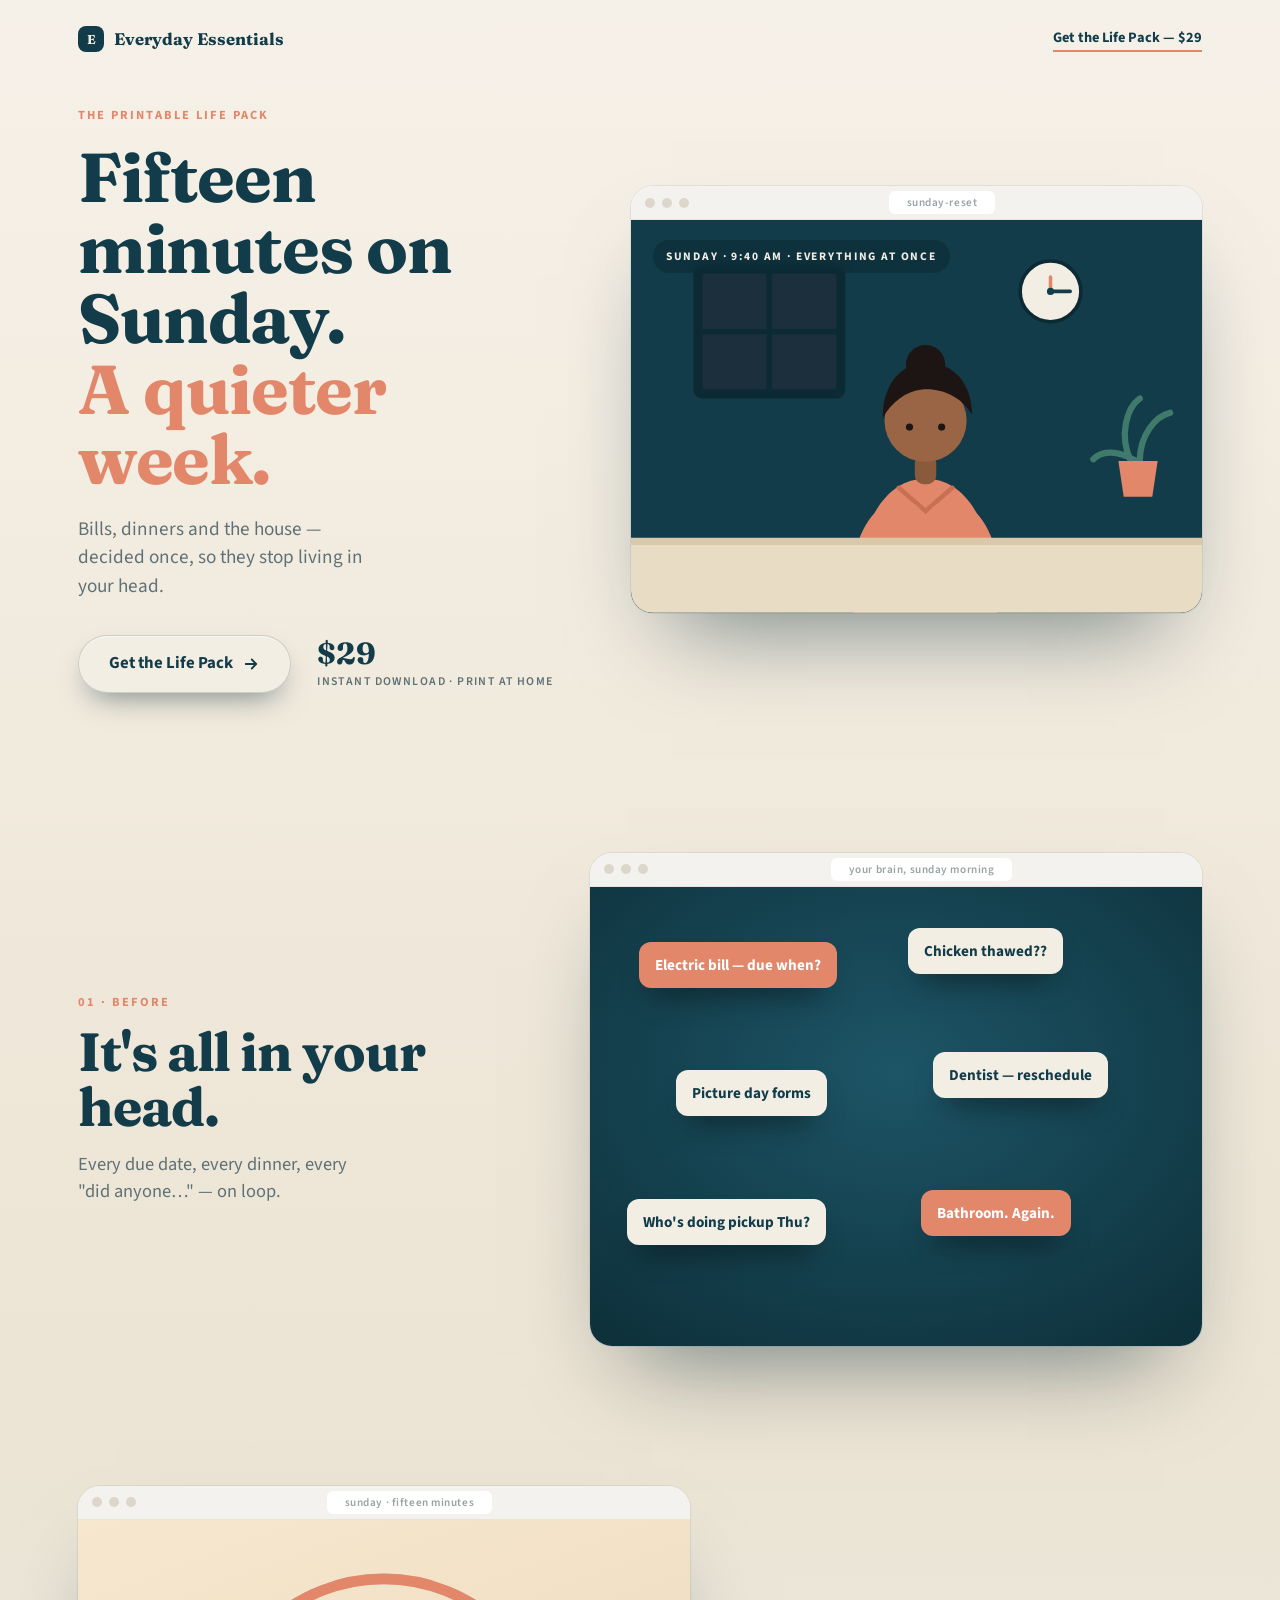
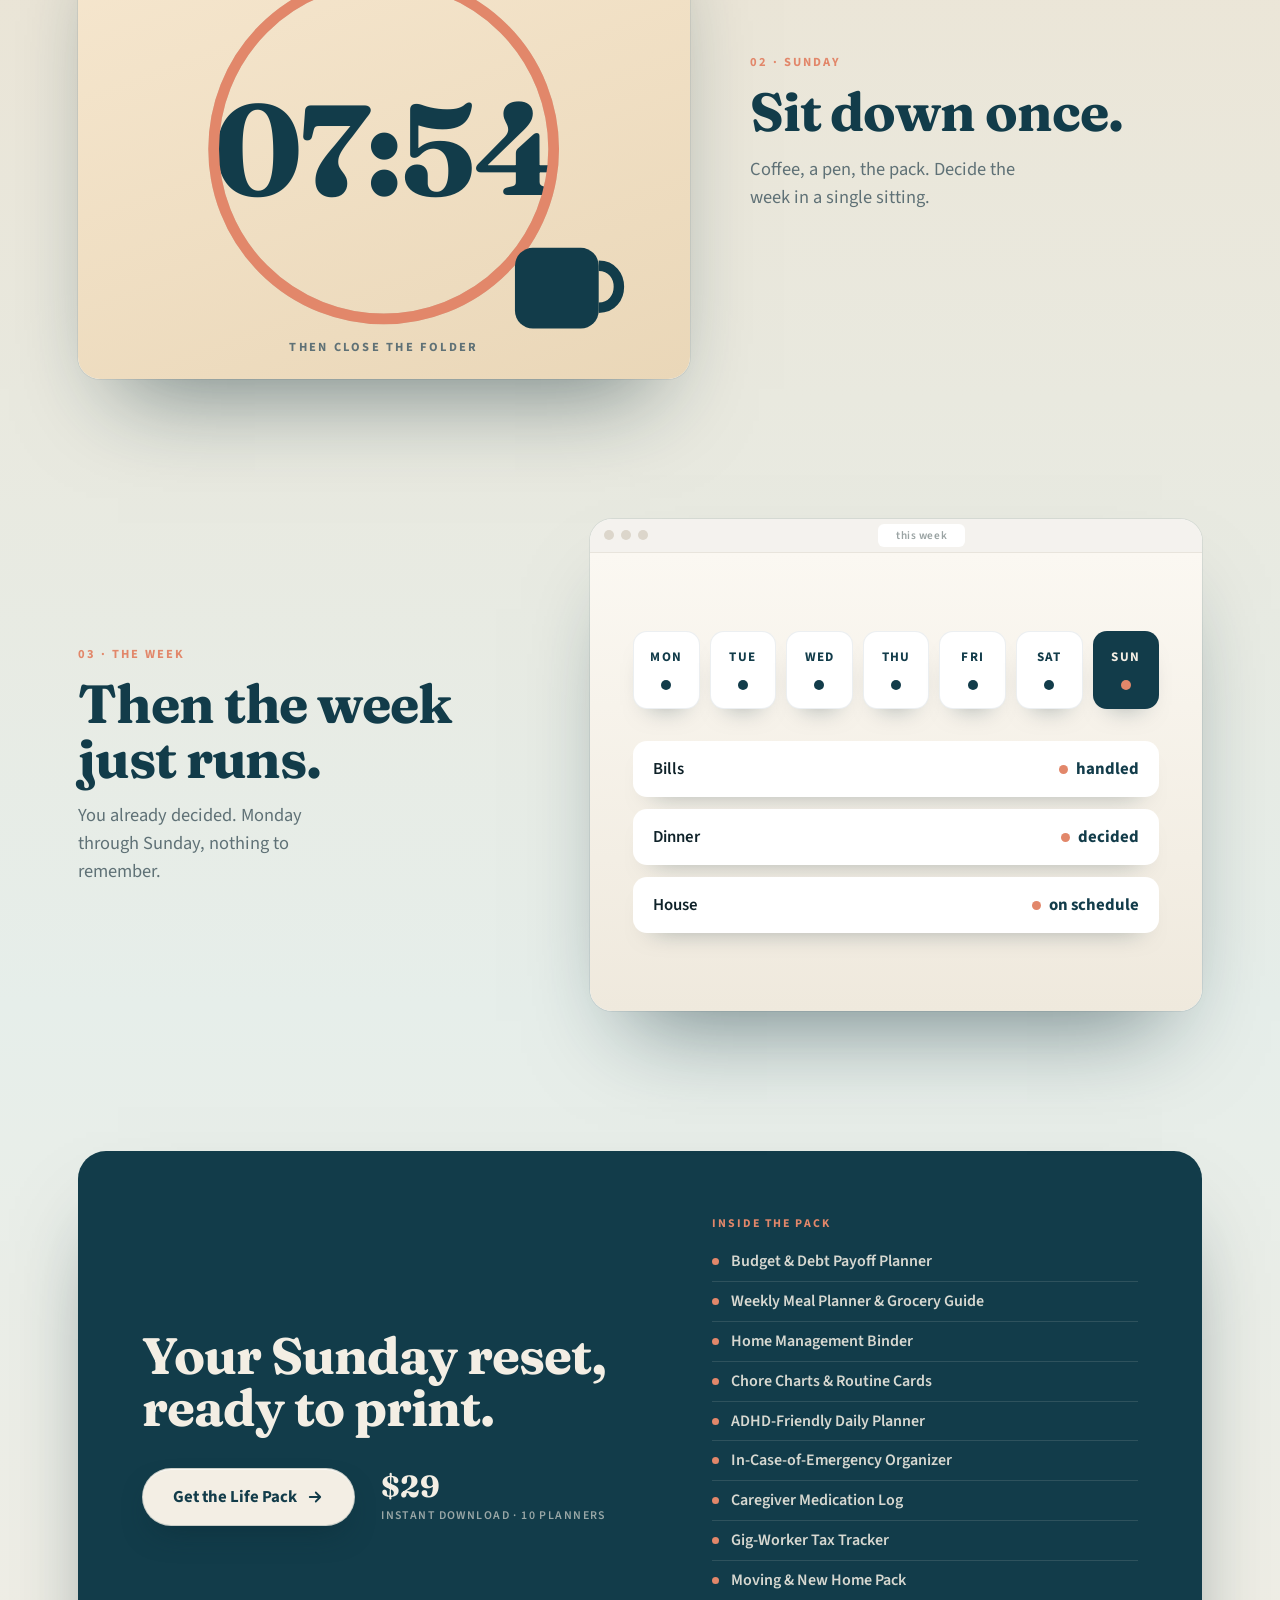
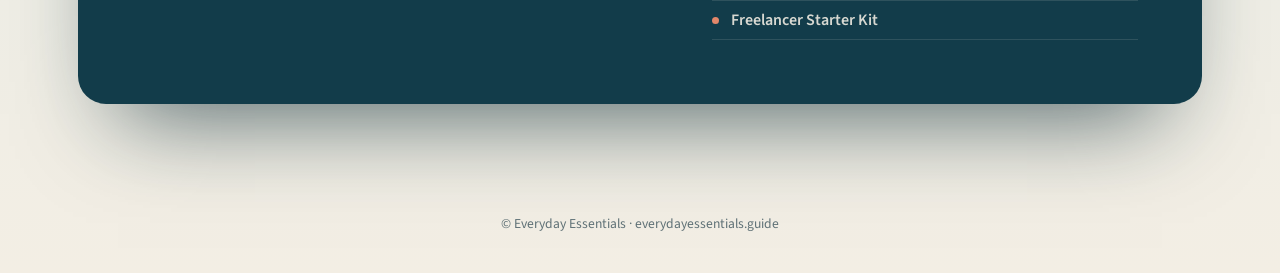
<file: sunday/index.html>
<!doctype html>
<html lang="en">
<head>
<meta charset="utf-8">
<meta name="viewport" content="width=device-width,initial-scale=1">
<meta name="robots" content="noindex,nofollow">
<title>Sunday Reset — The Printable Life Pack · Everyday Essentials</title>
<meta name="theme-color" content="#123c4a">
<style>
@font-face{font-family:"Fraunces";font-weight:600;font-display:swap;src:url(fonts/fraunces-560.woff2) format("woff2")}
@font-face{font-family:"Fraunces";font-weight:700;font-display:swap;src:url(fonts/fraunces-650.woff2) format("woff2")}
@font-face{font-family:"Source Sans 3";font-weight:400;font-display:swap;src:url(fonts/source-sans-400.woff2) format("woff2")}
@font-face{font-family:"Source Sans 3";font-weight:600;font-display:swap;src:url(fonts/source-sans-600.woff2) format("woff2")}
@font-face{font-family:"Source Sans 3";font-weight:700;font-display:swap;src:url(fonts/source-sans-700.woff2) format("woff2")}
:root{--teal:#123c4a;--deep:#0b2a33;--cream:#f3eee4;--paper:#faf7f1;--ink:#0f2229;--muted:#5f7176;--accent:#e2876a;
--serif:"Fraunces",Georgia,serif;--sans:"Source Sans 3",system-ui,sans-serif;--T:12s}
*{box-sizing:border-box;margin:0;padding:0}
html{scroll-behavior:smooth}
body{font-family:var(--sans);color:var(--ink);background:linear-gradient(180deg,#f6f1e8 0%,#ece4d4 40%,#e6eeea 75%,#f3eee4 100%);-webkit-font-smoothing:antialiased;overflow-x:hidden}
.wrap{max-width:1180px;margin:0 auto;padding:0 28px}
h1,h2{font-family:var(--serif);font-weight:700;letter-spacing:-.02em;line-height:1.02;color:var(--teal)}
.btn{white-space:nowrap;display:inline-flex;align-items:center;gap:.55em;background:var(--cream);color:var(--teal);font:700 1.05rem/1 var(--sans);padding:19px 30px;border-radius:999px;text-decoration:none;box-shadow:0 1px 0 rgba(255,255,255,.6) inset,0 14px 30px -12px rgba(11,42,51,.55);border:1px solid rgba(18,60,74,.18);transition:transform .2s,box-shadow .2s}
.btn:hover{transform:translateY(-2px);box-shadow:0 20px 36px -14px rgba(11,42,51,.6)}
.btn svg{width:18px;height:18px}
.price{font:700 1.9rem/1 var(--serif);color:var(--teal)}
.price small{display:block;font:600 .74rem/1.3 var(--sans);letter-spacing:.12em;text-transform:uppercase;color:var(--muted);margin-top:6px}
/* nav */
nav{display:flex;justify-content:space-between;align-items:center;padding:26px 0}
.mark{font:700 1.05rem var(--serif);color:var(--teal);text-decoration:none;display:flex;align-items:center;gap:10px}
.mark i{width:26px;height:26px;border-radius:8px;background:var(--teal);display:inline-grid;place-items:center;color:var(--cream);font:700 .8rem var(--serif);font-style:normal}
nav a.small{font:700 .9rem var(--sans);color:var(--teal);text-decoration:none;border-bottom:2px solid var(--accent);padding-bottom:2px}
/* hero */
.hero{display:grid;grid-template-columns:1fr 1.15fr;gap:56px;align-items:center;padding:28px 0 90px}
.eyebrow{font:700 .78rem var(--sans);letter-spacing:.16em;text-transform:uppercase;color:var(--accent)}
.hero h1{font-size:clamp(2.7rem,5.4vw,4.6rem);margin:18px 0 20px}
.hero h1 span{display:block;color:var(--accent)}
.hero p.lead{font-size:1.2rem;line-height:1.5;color:var(--muted);max-width:30ch}
.buy{display:flex;align-items:center;gap:26px;margin-top:34px;flex-wrap:wrap}
/* frames */
.frame{background:#fff;border-radius:22px;overflow:hidden;box-shadow:0 50px 90px -40px rgba(11,42,51,.55),0 0 0 1px rgba(18,60,74,.08)}
.chrome{height:34px;background:#f4f2ee;display:flex;align-items:center;gap:7px;padding:0 14px;border-bottom:1px solid #e8e4dc}
.chrome i{width:10px;height:10px;border-radius:50%;background:#dcd6cb}
.chrome b{margin:0 auto;font:600 .7rem var(--sans);color:#9aa3a3;letter-spacing:.05em;background:#fff;padding:4px 18px;border-radius:6px}
.float{animation:float 7s ease-in-out infinite}
@keyframes float{50%{transform:translateY(-10px)}}
/* film */
.film{position:relative;aspect-ratio:16/11;background:var(--teal);overflow:hidden}
.film svg.scene{position:absolute;inset:0;width:100%;height:100%}
.film *{transform-box:fill-box}
.sky{animation:sky var(--T) linear infinite}
@keyframes sky{0%,26%{fill:#1b2f3c}36%,62%{fill:#e9b98f}72%,94%{fill:#f6e7cf}100%{fill:#1b2f3c}}
.wall{animation:wall var(--T) linear infinite}
@keyframes wall{0%,26%{fill:#123c4a}36%,94%{fill:#1a4b5b}100%{fill:#123c4a}}
.thing{transform-origin:center;opacity:0;animation:var(--T) cubic-bezier(.5,0,.3,1) infinite}
@keyframes t1{0%{opacity:0;transform:translate(0,40px) rotate(0)}3%{opacity:1}8%{transform:translate(-30px,-20px) rotate(-18deg)}15%{transform:translate(20px,10px) rotate(14deg)}22%{transform:translate(-10px,-30px) rotate(-10deg)}27%{opacity:1;transform:translate(0,0) rotate(0)}33%,100%{opacity:0;transform:translate(var(--sx),var(--sy)) scale(.2) rotate(0)}}
@keyframes t2{0%{opacity:0;transform:translate(0,-40px) rotate(0)}4%{opacity:1}10%{transform:translate(26px,18px) rotate(22deg)}17%{transform:translate(-24px,-12px) rotate(-16deg)}24%{transform:translate(12px,20px) rotate(8deg)}27%{opacity:1;transform:translate(0,0) rotate(0)}33%,100%{opacity:0;transform:translate(var(--sx),var(--sy)) scale(.2)}}
.ping{opacity:0;transform-origin:center;animation:ping var(--T) ease-out infinite}
@keyframes ping{0%,3%{opacity:0;transform:scale(.4)}6%{opacity:1;transform:scale(1.1)}8%,26%{opacity:1;transform:scale(1)}31%,100%{opacity:0;transform:scale(.4)}}
.hand{transform-origin:0% 50%;animation:spin var(--T) linear infinite}
@keyframes spin{0%{transform:rotate(0)}27%{transform:rotate(1440deg)}33%,100%{transform:rotate(1440deg)}}
.head{transform-origin:50% 100%;animation:head var(--T) ease-in-out infinite}
@keyframes head{0%,26%{transform:rotate(0)}2%,10%,18%{transform:rotate(-7deg)}6%,14%,22%{transform:rotate(6deg)}36%,60%{transform:rotate(-3deg)}68%,94%{transform:rotate(2deg)}100%{transform:rotate(0)}}
.calm{opacity:0;animation:calm var(--T) ease infinite}
@keyframes calm{0%,30%{opacity:0}38%,94%{opacity:1}100%{opacity:0}}
.steam path{opacity:0;animation:steam 2.4s ease-in-out infinite}
.steam path:nth-child(2){animation-delay:.8s}.steam path:nth-child(3){animation-delay:1.6s}
@keyframes steam{0%{opacity:0;transform:translateY(6px)}40%{opacity:.8}100%{opacity:0;transform:translateY(-14px)}}
.pen{transform-origin:10% 90%;animation:pen var(--T) ease-in-out infinite}
@keyframes pen{0%,34%{transform:translate(0,0)}38%{transform:translate(6px,2px)}42%{transform:translate(14px,0)}46%{transform:translate(4px,8px)}50%{transform:translate(16px,8px)}54%{transform:translate(6px,16px)}58%,100%{transform:translate(18px,16px)}}
.ink{stroke-dasharray:60;stroke-dashoffset:60;animation:ink var(--T) linear infinite}
.ink.b{animation-name:ink2}.ink.c{animation-name:ink3}
@keyframes ink{0%,34%{stroke-dashoffset:60}42%,94%{stroke-dashoffset:0}100%{stroke-dashoffset:60}}
@keyframes ink2{0%,42%{stroke-dashoffset:60}50%,94%{stroke-dashoffset:0}100%{stroke-dashoffset:60}}
@keyframes ink3{0%,50%{stroke-dashoffset:60}58%,94%{stroke-dashoffset:0}100%{stroke-dashoffset:60}}
/* overlays in film */
.cap{position:absolute;left:22px;top:20px;font:700 .72rem var(--sans);letter-spacing:.16em;text-transform:uppercase;color:var(--cream);background:rgba(11,42,51,.55);backdrop-filter:blur(6px);padding:8px 13px;border-radius:999px}
.cap span{display:none}
.film[data-act="1"] .cap .a1,.film[data-act="2"] .cap .a2,.film[data-act="3"] .cap .a3{display:inline}
.timer{position:absolute;right:22px;top:18px;font:700 1.7rem/1 var(--serif);color:var(--teal);background:var(--cream);padding:10px 16px;border-radius:14px;box-shadow:0 16px 30px -14px rgba(0,0,0,.5);opacity:0;transform:translateY(-8px);transition:.5s}
.film[data-act="2"] .timer,.film[data-act="3"] .timer{opacity:1;transform:none}
.timer small{display:block;font:700 .58rem var(--sans);letter-spacing:.16em;color:var(--accent);margin-bottom:4px}
.weekpanel{position:absolute;left:16px;right:16px;bottom:16px;background:rgba(250,247,241,.96);backdrop-filter:blur(8px);border-radius:16px;padding:14px 14px 16px;box-shadow:0 24px 40px -18px rgba(0,0,0,.55);opacity:0;transform:translateY(30px);transition:.6s cubic-bezier(.2,.8,.2,1)}
.film[data-act="3"] .weekpanel{opacity:1;transform:none}
.week{display:flex;gap:6px}
.week b{flex:1;padding:9px 0 10px;text-align:center;border-radius:10px;background:#fff;border:1px solid rgba(18,60,74,.12);color:var(--teal);font:700 .72rem var(--sans);letter-spacing:.06em;transition:.35s}
.week b.on{background:var(--teal);color:var(--cream);border-color:var(--teal);transform:translateY(-3px)}
.week b.done{background:#e6eeea;color:rgba(18,60,74,.55)}
.chip{margin-top:12px;font:700 1rem var(--sans);color:var(--teal);display:flex;align-items:center;gap:10px}
.chip i{width:9px;height:9px;border-radius:50%;background:var(--accent)}
/* chapters */
.chapter{padding:70px 0}
.chapter .grid{display:grid;grid-template-columns:.85fr 1.15fr;gap:60px;align-items:center}
.chapter.flip .grid{grid-template-columns:1.15fr .85fr}
.chapter.flip .copy{order:2}
.step{font:700 .78rem var(--sans);letter-spacing:.16em;text-transform:uppercase;color:var(--accent)}
.chapter h2{font-size:clamp(2.2rem,4.2vw,3.6rem);margin:14px 0 16px}
.chapter p{font-size:1.15rem;line-height:1.5;color:var(--muted);max-width:32ch}
.reveal{opacity:0;transform:translateY(40px) scale(.98);transition:opacity .9s ease,transform .9s cubic-bezier(.2,.7,.2,1)}
.reveal.in{opacity:1;transform:none}
/* panel: chaos */
.panel{position:relative;aspect-ratio:4/3;overflow:hidden}
.p-chaos{background:radial-gradient(90% 90% at 50% 40%,#1d5566,#0b2a33)}
.note{position:absolute;background:var(--cream);color:var(--teal);font:700 .95rem var(--sans);padding:12px 16px;border-radius:12px;box-shadow:0 18px 30px -14px rgba(0,0,0,.6);white-space:nowrap;animation:jit 2.6s ease-in-out infinite}
.note.acc{background:var(--accent);color:#fff}
@keyframes jit{0%,100%{transform:translate(0,0) rotate(var(--r))}50%{transform:translate(var(--dx),var(--dy)) rotate(calc(var(--r) * -1))}}
.in .note{animation-play-state:running}
.p-chaos .center{position:absolute;inset:0;display:grid;place-items:center;font:700 clamp(2.4rem,5vw,4rem)/1 var(--serif);color:rgba(243,238,228,.12)}
/* panel: sit */
.p-sit{background:linear-gradient(160deg,#f6e7cf,#ead7b8);display:grid;place-items:center}
.big{font:700 clamp(4rem,10vw,8rem)/1 var(--serif);color:var(--teal);letter-spacing:-.03em;font-variant-numeric:tabular-nums}
.ring{position:absolute;width:min(62%,72vw);max-height:78%;aspect-ratio:1}
.ring circle{fill:none;stroke-width:6}
.ring .bg{stroke:rgba(18,60,74,.12)}
.ring .fg{stroke:var(--accent);stroke-linecap:round;stroke-dasharray:597;stroke-dashoffset:597;transform:rotate(-90deg);transform-origin:center;transition:stroke-dashoffset 3.2s cubic-bezier(.4,0,.2,1)}
.in .ring .fg{stroke-dashoffset:0}
.cup{position:absolute;right:9%;bottom:9%;width:22%}
.sitlabel{position:absolute;left:0;right:0;bottom:5%;text-align:center;font:700 .78rem var(--sans);letter-spacing:.18em;text-transform:uppercase;color:var(--muted)}
/* panel: week */
.p-week{background:linear-gradient(180deg,#fbf8f2,#efe9dd);padding:7%;display:grid;grid-template-columns:repeat(7,1fr);gap:10px;align-content:center;aspect-ratio:4/3}
.day{background:#fff;border-radius:14px;padding:16px 8px 18px;text-align:center;box-shadow:0 14px 26px -18px rgba(11,42,51,.5);border:1px solid rgba(18,60,74,.08);opacity:0;transform:rotateX(80deg);transform-origin:50% 0;transition:opacity .5s,transform .7s cubic-bezier(.2,.8,.2,1)}
.in .day{opacity:1;transform:none}
.day h4{font:700 .82rem var(--sans);letter-spacing:.1em;color:var(--teal);text-transform:uppercase}
.day i{display:block;width:10px;height:10px;border-radius:50%;margin:14px auto 0;background:var(--teal)}
.day.sun{background:var(--teal)}.day.sun h4{color:var(--cream)}.day.sun i{background:var(--accent)}
.labels{grid-column:1/-1;display:flex;flex-direction:column;gap:12px;margin-top:22px}
.lab{display:flex;justify-content:space-between;align-items:center;background:#fff;border-radius:14px;padding:16px 20px;font:600 1.05rem var(--sans);color:var(--ink);box-shadow:0 14px 26px -20px rgba(11,42,51,.5);opacity:0;transform:translateX(-24px);transition:.7s cubic-bezier(.2,.8,.2,1)}
.lab b{font-weight:700;color:var(--teal);display:flex;align-items:center;gap:8px}
.lab b:before{content:"";width:9px;height:9px;border-radius:50%;background:var(--accent)}
.in .lab{opacity:1;transform:none}
/* end */
.end{padding:70px 0 110px}
.endframe{background:var(--teal);color:var(--cream);border-radius:28px;padding:64px;display:grid;grid-template-columns:1.1fr .9fr;gap:50px;align-items:center;box-shadow:0 50px 90px -40px rgba(11,42,51,.7)}
.endframe h2{color:var(--cream);font-size:clamp(2.2rem,4vw,3.4rem)}
.endframe .price{color:var(--cream)}.endframe .price small{color:rgba(243,238,228,.6)}
.endframe ul{list-style:none;columns:1;font:600 1rem/1.3 var(--sans);color:rgba(243,238,228,.88)}
.endframe li{padding:9px 0;border-bottom:1px solid rgba(243,238,228,.12);display:flex;gap:12px}
.endframe li:before{content:"";flex:none;width:7px;height:7px;border-radius:50%;background:var(--accent);margin-top:7px}
.endframe .lbl{font:700 .74rem var(--sans);letter-spacing:.16em;text-transform:uppercase;color:var(--accent);margin-bottom:10px}
footer{text-align:center;font-size:.85rem;color:var(--muted);padding:0 0 40px}
.pin{display:none}
@media (max-width:900px){
 .hero,.chapter .grid,.chapter.flip .grid,.endframe{grid-template-columns:1fr;gap:34px}
 .chapter.flip .copy{order:0}
 .hero{padding:6px 0 40px}
 .wrap{padding:0 18px}
 .hero h1{font-size:2.65rem}
 .film{aspect-ratio:4/4.2}
 .week b{font-size:.6rem;padding:8px 0;letter-spacing:0}.week{gap:4px}
 .chapter{padding:40px 0}
 .p-week{gap:5px;padding:5%;aspect-ratio:auto}
 .day{padding:12px 2px 14px}.day h4{font-size:.62rem;letter-spacing:.04em}
 .endframe{padding:36px 24px}
 .note{font-size:.78rem;padding:9px 12px}
 .pin{display:flex;position:fixed;left:12px;right:12px;bottom:12px;z-index:50;justify-content:space-between;align-items:center;background:var(--teal);color:var(--cream);border-radius:999px;padding:8px 8px 8px 22px;box-shadow:0 18px 40px -12px rgba(0,0,0,.5);transform:translateY(120%);transition:transform .4s}
 .pin.show{transform:none}
 .pin span{font:700 1.05rem var(--serif)}
 .pin .btn{padding:14px 22px;font-size:.95rem}
 footer{padding-bottom:100px}
 nav a.small{display:none}
 .cap{left:12px;top:12px;font-size:.56rem;letter-spacing:.1em;padding:6px 10px;max-width:58%}
 .timer{right:12px;top:10px;font-size:1.25rem;padding:8px 12px}
 .hero p.lead{font-size:1.05rem}
 .buy{gap:18px;margin-top:24px;flex-wrap:nowrap}
 .hero .btn{padding:16px 22px;font-size:.98rem}
 .hero h1{margin:12px 0 14px}
 .hero .price small{font-size:.6rem;letter-spacing:.08em}
 .weekpanel{left:10px;right:10px;bottom:10px;padding:10px}
}
@media (prefers-reduced-motion:reduce){
 *,*:before,*:after{animation:none!important;transition:none!important}
 .thing,.ping{opacity:0!important}.calm{opacity:1!important}
 .sky{fill:#f6e7cf}.ink{stroke-dashoffset:0}
 .reveal,.day,.lab{opacity:1;transform:none}.ring .fg{stroke-dashoffset:0}
 .timer,.weekpanel{opacity:1;transform:none}
}
</style>
</head>
<body>
<div class="wrap">
<nav><a class="mark" href="/"><i>E</i>Everyday Essentials</a><a class="small" href="https://shop.everydayessentials.guide/l/vdigvw">Get the Life Pack — $29</a></nav>

<header class="hero">
 <div>
  <div class="eyebrow">The Printable Life Pack</div>
  <h1>Fifteen minutes on Sunday. <span>A quieter week.</span></h1>
  <p class="lead">Bills, dinners and the house — decided once, so they stop living in your head.</p>
  <div class="buy">
   <a class="btn" href="https://shop.everydayessentials.guide/l/vdigvw">Get the Life Pack <svg viewBox="0 0 24 24" fill="none" stroke="currentColor" stroke-width="2.4" stroke-linecap="round" stroke-linejoin="round"><path d="M5 12h14M13 6l6 6-6 6"/></svg></a>
   <div class="price">$29<small>Instant download · print at home</small></div>
  </div>
 </div>
 <div class="frame float">
  <div class="chrome"><i></i><i></i><i></i><b>sunday-reset</b></div>
  <div class="film" id="film" data-act="1">
   <svg class="scene" viewBox="0 0 640 440" preserveAspectRatio="xMidYMax slice" aria-hidden="true">
    <rect class="wall" width="640" height="440" fill="#123c4a"/>
    <!-- window -->
    <rect x="70" y="50" width="170" height="150" rx="10" fill="#0b2a33"/>
    <rect class="sky" x="80" y="60" width="150" height="130" rx="4" fill="#1b2f3c"/>
    <path d="M155 60v130M80 125h150" stroke="#0b2a33" stroke-width="6"/>
    <!-- clock -->
    <g transform="translate(470 80)"><circle r="34" fill="#f3eee4"/><circle r="34" fill="none" stroke="#0b2a33" stroke-width="4"/>
     <rect class="hand" x="0" y="-2" width="24" height="4" rx="2" fill="#123c4a"/><rect x="-2" y="-18" width="4" height="18" rx="2" fill="#e2876a"/><circle r="4" fill="#123c4a"/></g>
    <!-- plant -->
    <g transform="translate(560 270)"><path d="M0 0c-14-30-4-60 10-70M10 0c0-30 18-50 34-54M6 0c-24-14-40-10-48-2" stroke="#3f7a6a" stroke-width="7" fill="none" stroke-linecap="round"/><path d="M-14 0h44l-6 40h-32z" fill="#e2876a"/></g>
    <!-- woman -->
    <g>
     <path d="M250 440c0-90 30-150 80-150s80 60 80 150z" fill="#e2876a"/>
     <path d="M300 300l30 26 30-26" stroke="#c96f53" stroke-width="5" fill="none" stroke-linecap="round"/>
     <path d="M262 380c10-40 30-60 50-50" stroke="#e2876a" stroke-width="26" fill="none" stroke-linecap="round"/><path d="M398 380c-10-40-30-60-50-50" stroke="#e2876a" stroke-width="26" fill="none" stroke-linecap="round"/><rect x="318" y="262" width="24" height="34" rx="10" fill="#8a5a3c"/>
     <g class="head">
      <circle cx="330" cy="225" r="46" fill="#9a6544"/>
      <path d="M282 222c0-40 22-62 50-62s50 22 50 58c-12-20-34-30-56-28-18 2-34 14-44 32z" fill="#1d1513"/>
      <circle cx="330" cy="162" r="22" fill="#1d1513"/>
      <circle cx="312" cy="232" r="4" fill="#1d1513"/><circle cx="348" cy="232" r="4" fill="#1d1513"/>
      <path class="calm" d="M318 252q12 9 24 0" stroke="#1d1513" stroke-width="3.5" fill="none" stroke-linecap="round"/>
     </g>
    </g>
    <!-- table -->
    <rect x="0" y="360" width="640" height="80" fill="#e9dcc4"/><rect x="0" y="356" width="640" height="8" fill="#d9c8a9"/>
    <!-- calm props -->
    <g class="calm">
     <g transform="translate(200 300)"><rect x="0" y="10" width="54" height="56" rx="10" fill="#f3eee4"/><path d="M54 24c18 0 18 28 0 28" stroke="#f3eee4" stroke-width="7" fill="none"/>
      <g class="steam" stroke="#f3eee4" stroke-width="3" fill="none" stroke-linecap="round"><path d="M14 0c-6-10 6-14 0-24"/><path d="M28 0c-6-10 6-14 0-24"/><path d="M42 0c-6-10 6-14 0-24"/></g></g>
     <g transform="translate(330 330) rotate(-6)"><rect width="130" height="86" rx="6" fill="#fff"/>
      <path class="ink" d="M16 24h70" stroke="#123c4a" stroke-width="4" stroke-linecap="round"/>
      <path class="ink b" d="M16 44h90" stroke="#123c4a" stroke-width="4" stroke-linecap="round"/>
      <path class="ink c" d="M16 64h56" stroke="#e2876a" stroke-width="4" stroke-linecap="round"/>
      <g class="pen"><rect x="84" y="-6" width="8" height="54" rx="3" fill="#0b2a33" transform="rotate(30 88 20)"/></g></g>
    </g>
    <!-- chaos things -->
    <g class="thing" style="animation-name:t1;--sx:180px;--sy:120px"><g transform="translate(110 230) rotate(-12)"><rect width="96" height="62" rx="6" fill="#f3eee4"/><text x="12" y="26" font-family="Source Sans 3" font-weight="700" font-size="15" fill="#123c4a">BILL DUE</text><text x="12" y="48" font-family="Fraunces" font-weight="700" font-size="18" fill="#e2876a">$142.60</text></g></g>
    <g class="thing" style="animation-name:t2;--sx:-60px;--sy:80px"><g transform="translate(420 150) rotate(10)"><rect width="74" height="96" rx="6" fill="#fff"/><text x="10" y="20" font-family="Source Sans 3" font-weight="700" font-size="11" fill="#123c4a">GROCERIES</text><path d="M10 34h50M10 50h40M10 66h46M10 82h30" stroke="#c9d3d3" stroke-width="5" stroke-linecap="round"/></g></g>
    <g class="thing" style="animation-name:t2;--sx:-140px;--sy:60px;animation-delay:-.2s"><g transform="translate(470 250) rotate(-8)"><path d="M0 30c0-16 8-30 22-30h16c6 0 8 6 8 14v8c14 2 34 6 40 14 4 6 0 12-8 12H6c-4 0-6-8-6-18z" fill="#f3eee4"/><path d="M0 40h86" stroke="#e2876a" stroke-width="6"/></g></g>
    <g class="thing" style="animation-name:t1;--sx:120px;--sy:40px;animation-delay:-.3s"><g transform="translate(150 70) rotate(14)"><rect width="56" height="96" rx="12" fill="#0b2a33"/><rect x="5" y="8" width="46" height="78" rx="6" fill="#2a6476"/></g></g>
    <g class="ping"><g transform="translate(200 54)"><rect width="128" height="40" rx="20" fill="#fff"/><circle cx="20" cy="20" r="8" fill="#e2876a"/><text x="36" y="25" font-family="Source Sans 3" font-weight="700" font-size="13" fill="#123c4a">picture day??</text></g></g>
    <g class="ping" style="animation-delay:-.25s"><g transform="translate(380 32)"><rect width="140" height="40" rx="20" fill="#fff"/><circle cx="20" cy="20" r="8" fill="#e2876a"/><text x="36" y="25" font-family="Source Sans 3" font-weight="700" font-size="13" fill="#123c4a">what's for dinner</text></g></g>
   </svg>
   <div class="cap"><span class="a1">Sunday · 9:40 am · everything at once</span><span class="a2">Coffee. A pen. Fifteen minutes.</span><span class="a3">And then the week just runs.</span></div>
   <div class="timer"><small>RESET</small><span id="tm">00:00</span></div>
   <div class="weekpanel"><div class="week" id="week"><b>Mon</b><b>Tue</b><b>Wed</b><b>Thu</b><b>Fri</b><b>Sat</b><b>Sun</b></div><div class="chip" id="chip"><i></i>Bills: handled</div></div>
  </div>
 </div>
</header>

<section class="chapter">
 <div class="grid">
  <div class="copy"><div class="step">01 · Before</div><h2>It's all in your head.</h2><p>Every due date, every dinner, every "did anyone…" — on loop.</p></div>
  <div class="frame reveal"><div class="chrome"><i></i><i></i><i></i><b>your brain, sunday morning</b></div>
   <div class="panel p-chaos">
    <div class="note acc" style="left:8%;top:12%;--r:-6deg;--dx:6px;--dy:-8px">Electric bill — due when?</div>
    <div class="note" style="left:52%;top:9%;--r:4deg;--dx:-8px;--dy:6px;animation-delay:-.6s">Chicken thawed??</div>
    <div class="note" style="left:14%;top:40%;--r:3deg;--dx:10px;--dy:4px;animation-delay:-1.2s">Picture day forms</div>
    <div class="note" style="left:56%;top:36%;--r:-5deg;--dx:-6px;--dy:-6px;animation-delay:-.3s">Dentist — reschedule</div>
    <div class="note" style="left:6%;top:68%;--r:-3deg;--dx:8px;--dy:-6px;animation-delay:-1.8s">Who's doing pickup Thu?</div>
    <div class="note acc" style="left:54%;top:66%;--r:6deg;--dx:-10px;--dy:6px;animation-delay:-.9s">Bathroom. Again.</div>
   </div></div>
 </div>
</section>

<section class="chapter flip">
 <div class="grid">
  <div class="copy"><div class="step">02 · Sunday</div><h2>Sit down once.</h2><p>Coffee, a pen, the pack. Decide the week in a single sitting.</p></div>
  <div class="frame reveal"><div class="chrome"><i></i><i></i><i></i><b>sunday · fifteen minutes</b></div>
   <div class="panel p-sit">
    <svg class="ring" viewBox="0 0 200 200"><circle class="bg" cx="100" cy="100" r="95"/><circle class="fg" cx="100" cy="100" r="95"/></svg>
    <div class="big" id="big">00:00</div>
    <svg class="cup" viewBox="0 0 90 90"><g class="steam" stroke="#123c4a" stroke-width="3" fill="none" stroke-linecap="round" opacity=".5"><path d="M24 22c-6-10 6-14 0-24"/><path d="M38 22c-6-10 6-14 0-24"/><path d="M52 22c-6-10 6-14 0-24"/></g><rect x="10" y="30" width="56" height="54" rx="12" fill="#123c4a"/><path d="M66 42c18 0 18 28 0 28" stroke="#123c4a" stroke-width="7" fill="none"/></svg>
    <div class="sitlabel">Then close the folder</div>
   </div></div>
 </div>
</section>

<section class="chapter">
 <div class="grid">
  <div class="copy"><div class="step">03 · The week</div><h2>Then the week just runs.</h2><p>You already decided. Monday through Sunday, nothing to remember.</p></div>
  <div class="frame reveal"><div class="chrome"><i></i><i></i><i></i><b>this week</b></div>
   <div class="p-week">
    <div class="day"><h4>Mon</h4><i></i></div><div class="day" style="transition-delay:.12s"><h4>Tue</h4><i></i></div><div class="day" style="transition-delay:.24s"><h4>Wed</h4><i></i></div><div class="day" style="transition-delay:.36s"><h4>Thu</h4><i></i></div><div class="day" style="transition-delay:.48s"><h4>Fri</h4><i></i></div><div class="day" style="transition-delay:.6s"><h4>Sat</h4><i></i></div><div class="day sun" style="transition-delay:.72s"><h4>Sun</h4><i></i></div>
    <div class="labels">
     <div class="lab" style="transition-delay:1s">Bills <b>handled</b></div>
     <div class="lab" style="transition-delay:1.2s">Dinner <b>decided</b></div>
     <div class="lab" style="transition-delay:1.4s">House <b>on schedule</b></div>
    </div>
   </div></div>
 </div>
</section>

<section class="end" id="buy">
 <div class="endframe reveal">
  <div>
   <h2>Your Sunday reset, ready to print.</h2>
   <div class="buy"><a class="btn" href="https://shop.everydayessentials.guide/l/vdigvw">Get the Life Pack <svg viewBox="0 0 24 24" fill="none" stroke="currentColor" stroke-width="2.4" stroke-linecap="round" stroke-linejoin="round"><path d="M5 12h14M13 6l6 6-6 6"/></svg></a><div class="price">$29<small>Instant download · 10 planners</small></div></div>
  </div>
  <div><div class="lbl">Inside the pack</div><ul>
   <li>Budget &amp; Debt Payoff Planner</li><li>Weekly Meal Planner &amp; Grocery Guide</li><li>Home Management Binder</li><li>Chore Charts &amp; Routine Cards</li><li>ADHD-Friendly Daily Planner</li><li>In-Case-of-Emergency Organizer</li><li>Caregiver Medication Log</li><li>Gig-Worker Tax Tracker</li><li>Moving &amp; New Home Pack</li><li>Freelancer Starter Kit</li></ul></div>
 </div>
</section>
<footer>© Everyday Essentials · everydayessentials.guide</footer>
</div>
<div class="pin" id="pin"><span>Life Pack · $29</span><a class="btn" href="https://shop.everydayessentials.guide/l/vdigvw">Get it</a></div>
<script>
(()=>{const T=12000,film=document.getElementById('film'),tm=document.getElementById('tm'),wk=[...document.querySelectorAll('#week b')],chip=document.getElementById('chip');
const labels=['Bills: handled','Dinner: decided','House: on schedule','Bills: handled','Dinner: decided','House: on schedule','Sunday: reset again'];
const rm=matchMedia('(prefers-reduced-motion:reduce)').matches;const f=s=>String(Math.floor(s/60)).padStart(2,'0')+':'+String(Math.floor(s%60)).padStart(2,'0');
if(rm){film.dataset.act=3;tm.textContent='15:00';wk.forEach(b=>b.classList.add('done'));chip.innerHTML='<i></i>Bills: handled · Dinner: decided';}
else{const anim=()=>{const a=document.getAnimations().find(x=>x.animationName==='sky');return a?a.currentTime%T:performance.now()%T};
let last=-1;(function loop(){const t=anim()/T;const act=t<.3?1:t<.64?2:t<.95?3:1;film.dataset.act=act;
 if(act===2){tm.textContent=f(Math.min(900,(t-.3)/.3*900))}else if(act===1)tm.textContent='00:00';else tm.textContent='15:00';
 if(act===3){const d=Math.min(6,Math.floor((t-.66)/.28*7));if(d!==last){last=d;wk.forEach((b,i)=>{b.classList.toggle('on',i===d);b.classList.toggle('done',i<d)});chip.innerHTML='<i></i>'+labels[Math.max(0,d)]}}else{last=-1;wk.forEach(b=>b.className='')}
 requestAnimationFrame(loop)})()}
const big=document.getElementById('big');let ran=false;
const io=new IntersectionObserver(es=>es.forEach(e=>{if(e.isIntersecting){e.target.classList.add('in');if(e.target.contains(big)&&!ran){ran=true;if(rm){big.textContent='15:00';return}const s=performance.now();(function c(){const p=Math.min(1,(performance.now()-s)/3200);const ez=1-Math.pow(1-p,3);big.textContent=f(ez*900);if(p<1)requestAnimationFrame(c)})()}}}),{threshold:.3});
document.querySelectorAll('.reveal').forEach(el=>io.observe(el));
const pin=document.getElementById('pin');addEventListener('scroll',()=>pin.classList.toggle('show',scrollY>500&&innerHeight+scrollY<document.body.scrollHeight-300),{passive:true});
})();
</script>
</body>
</html>
</file>
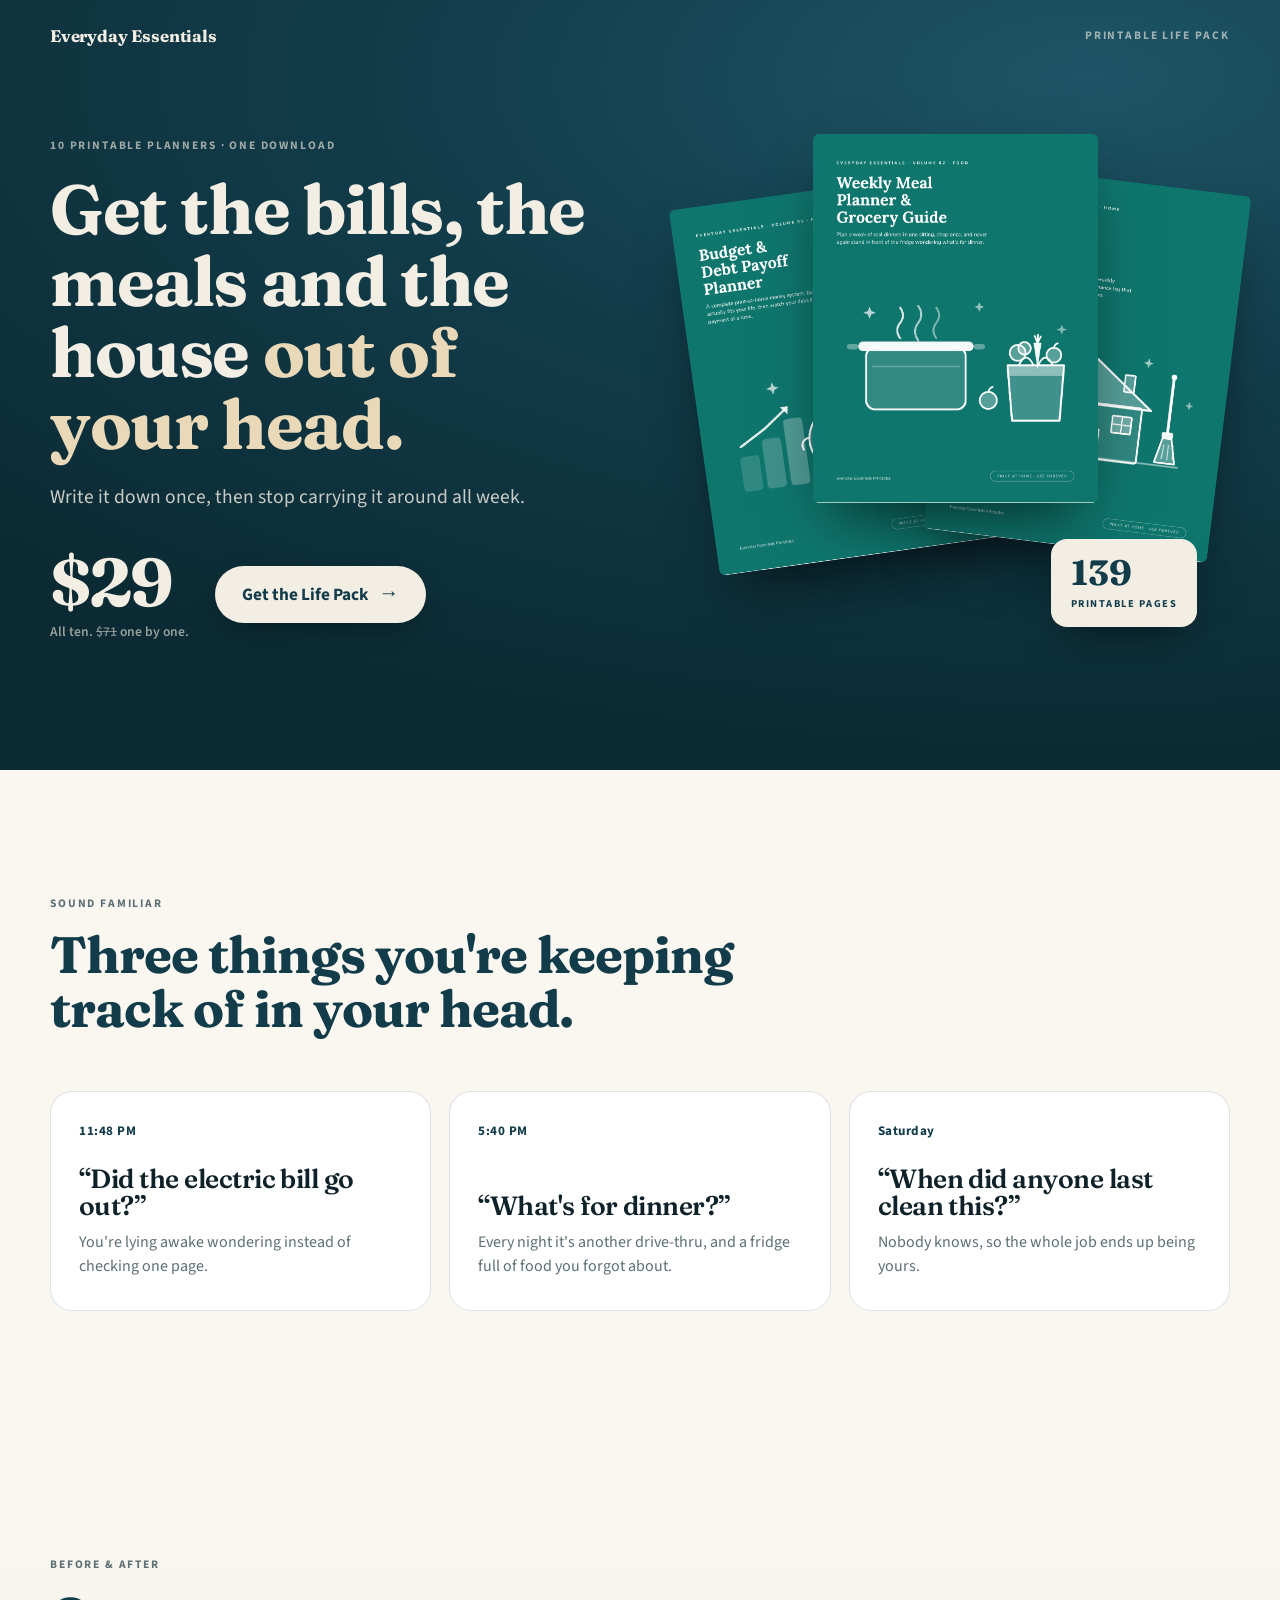
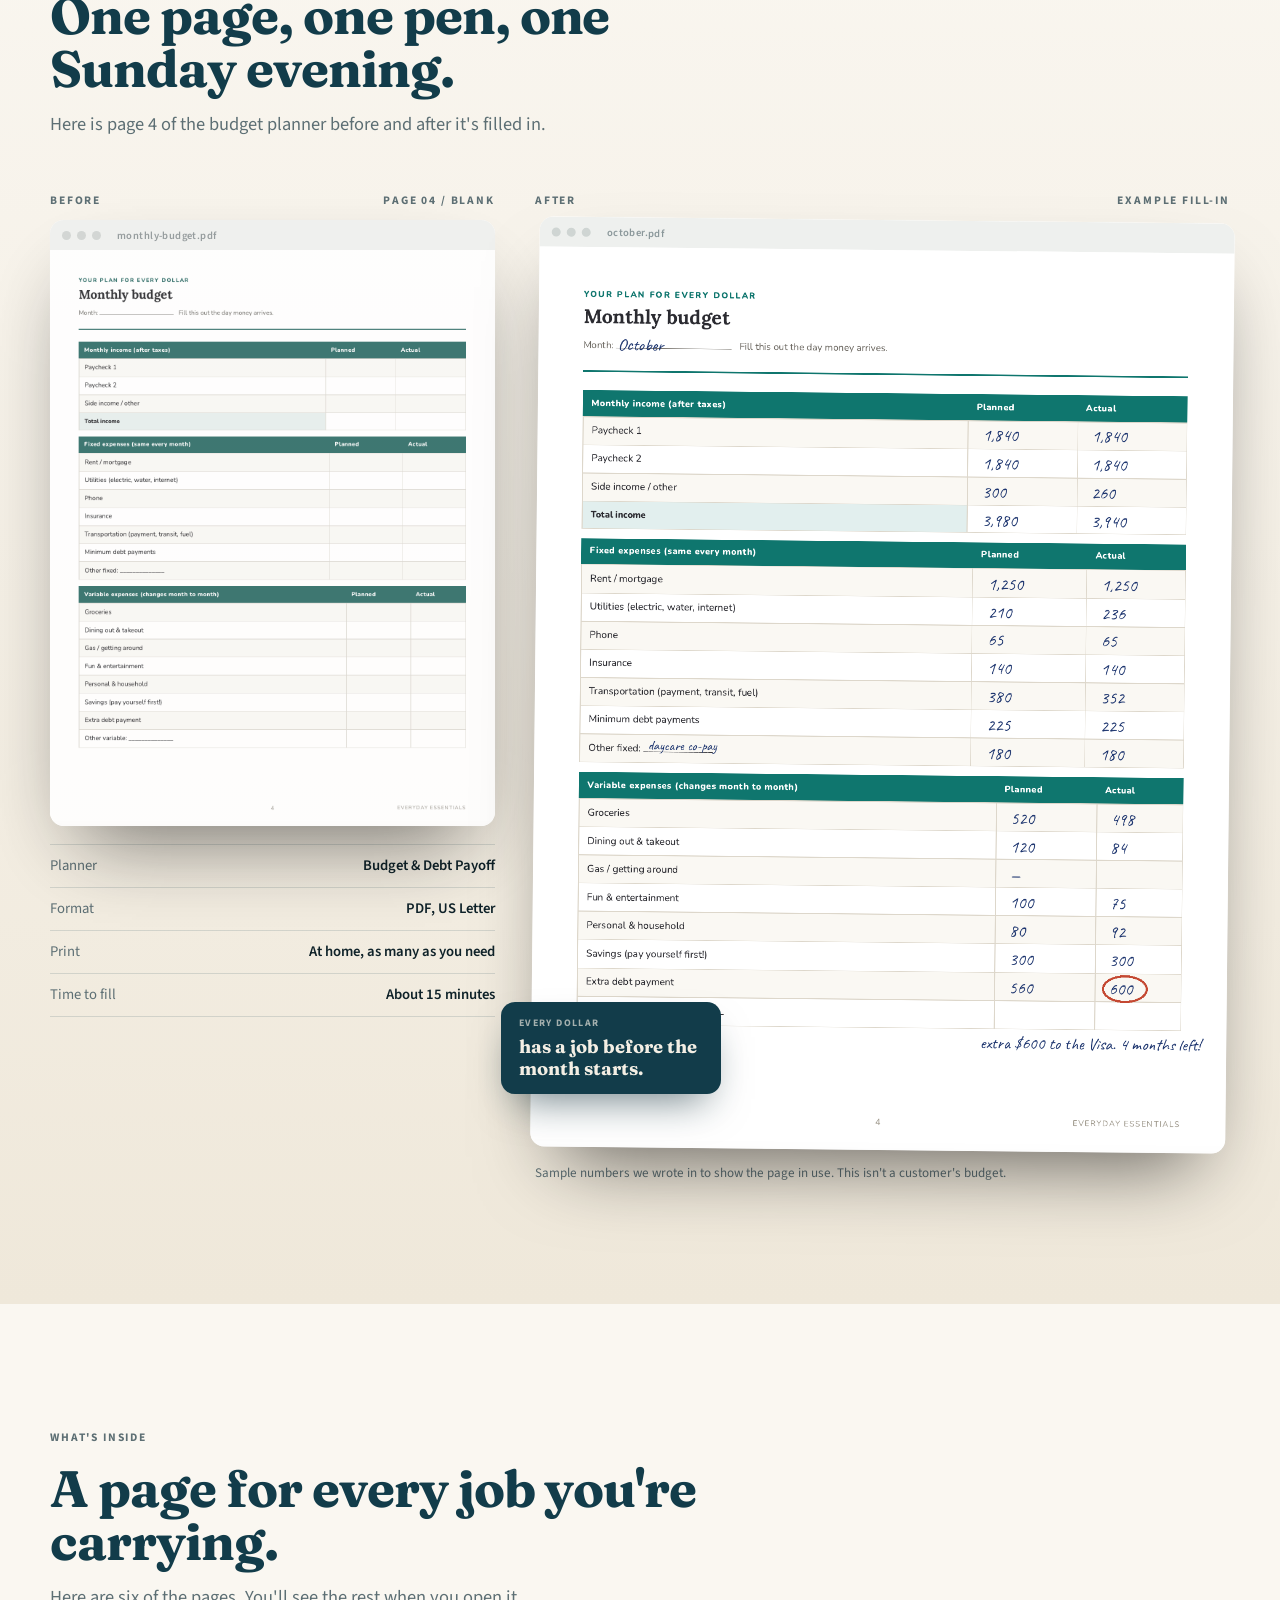
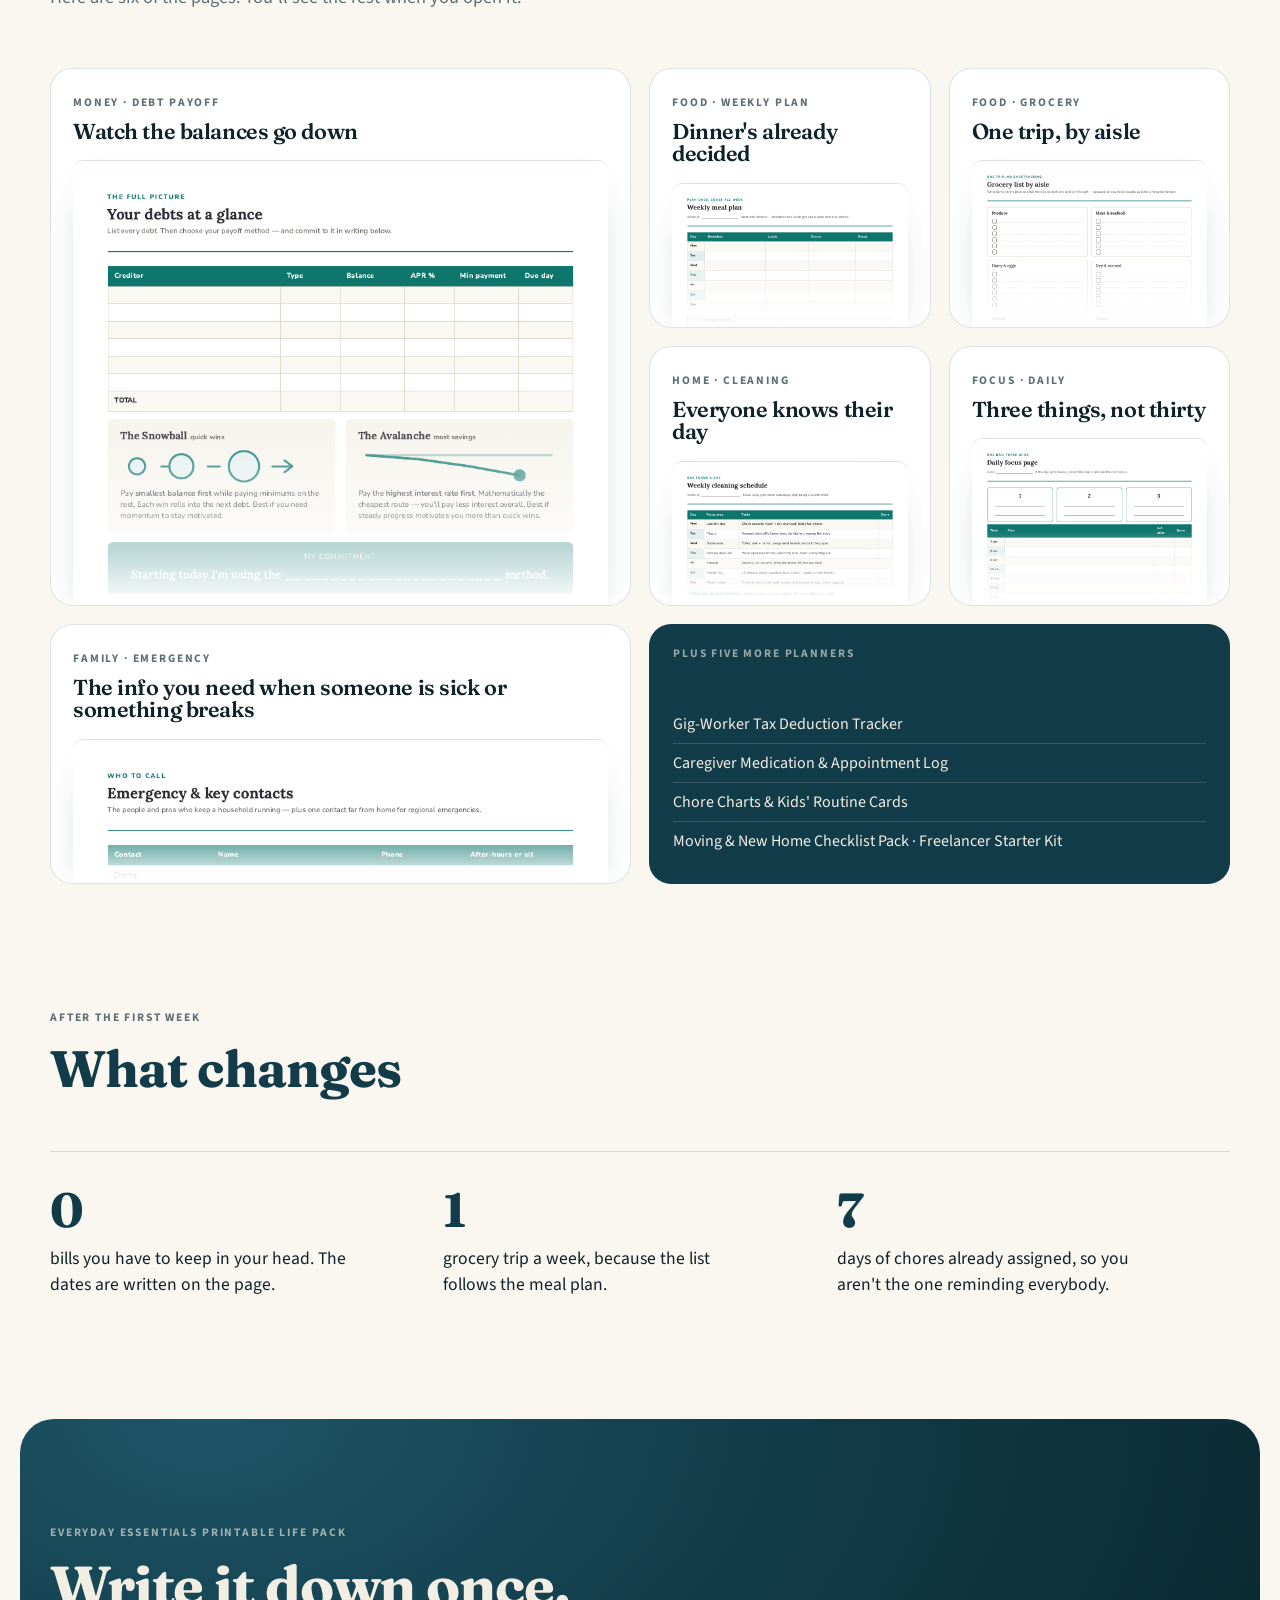
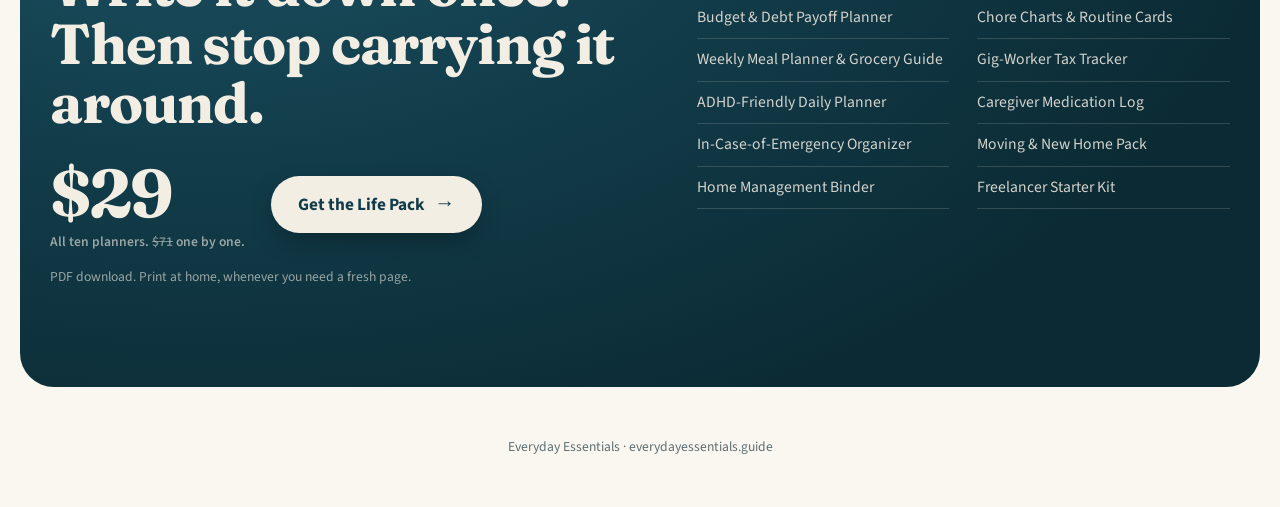
<file: v2/index.html>
<!DOCTYPE html>
<html lang="en">
<head>
<meta charset="utf-8">
<meta name="viewport" content="width=device-width, initial-scale=1">
<title>Everyday Essentials Printable Life Pack — $29</title>
<meta name="description" content="Ten print-at-home planners that hold the bills, the meals and the house for you. $29.">
<meta name="robots" content="noindex">
<meta name="theme-color" content="#123c4a">
<style>
@font-face{font-family:"Fraunces";font-weight:600;font-display:swap;src:url(../fonts/fraunces-560.woff2) format("woff2")}
@font-face{font-family:"Fraunces";font-weight:700;font-display:swap;src:url(../fonts/fraunces-650.woff2) format("woff2")}
@font-face{font-family:"Source Sans 3";font-weight:400;font-display:swap;src:url(../fonts/source-sans-400.woff2) format("woff2")}
@font-face{font-family:"Source Sans 3";font-weight:600;font-display:swap;src:url(../fonts/source-sans-600.woff2) format("woff2")}
@font-face{font-family:"Source Sans 3";font-weight:700;font-display:swap;src:url(../fonts/source-sans-700.woff2) format("woff2")}
:root{--teal:#123c4a;--deep:#0b2a33;--cream:#f3eee4;--paper:#faf7f1;--ink:#0f2229;--muted:#5d6f74;--line:rgba(18,60,74,.14);
--serif:"Fraunces",Georgia,serif;--sans:"Source Sans 3","Segoe UI",sans-serif}
*{box-sizing:border-box;margin:0}
html{scroll-behavior:smooth}
body{font-family:var(--sans);color:var(--ink);background:var(--paper);-webkit-font-smoothing:antialiased;line-height:1.5}
img{display:block;max-width:100%}
.wrap{width:min(1180px,100% - 40px);margin-inline:auto}
.label{font:700 .72rem/1 var(--sans);letter-spacing:.16em;text-transform:uppercase;color:var(--muted)}
.on-teal .label{color:rgba(243,238,228,.62)}
h1,h2,h3{font-family:var(--serif);font-weight:700;letter-spacing:-.02em;line-height:1.04}
.btn{display:inline-flex;align-items:center;gap:.6em;background:var(--cream);color:var(--teal);font:700 1.08rem/1 var(--sans);
padding:1.15rem 1.7rem;border-radius:999px;text-decoration:none;box-shadow:0 10px 30px -10px rgba(0,0,0,.45);transition:transform .2s,background .2s}
.btn:hover{transform:translateY(-2px);background:#fff}
.btn span{font-size:1.2em;transition:transform .2s}.btn:hover span{transform:translateX(3px)}

/* HERO */
.hero{background:radial-gradient(120% 90% at 85% 10%,#1d5566 0%,var(--teal) 45%,var(--deep) 100%);color:var(--cream);overflow:hidden}
.nav{display:flex;justify-content:space-between;align-items:center;padding:26px 0}
.brand{font:700 1.05rem var(--serif);letter-spacing:-.01em}
.hero-grid{display:grid;grid-template-columns:1.05fr 1fr;gap:56px;align-items:center;padding:40px 0 110px}
.hero h1{font-size:clamp(2.6rem,5.4vw,4.6rem);margin:18px 0 22px}
.hero h1 em{font-style:normal;color:#e9d9b8}
.hero p.sub{font-size:1.22rem;max-width:30rem;color:rgba(243,238,228,.82)}
.buy{display:flex;align-items:center;gap:26px;margin-top:36px;flex-wrap:wrap}
.price{font:700 4.2rem/1 var(--serif);letter-spacing:-.03em}
.price small{display:block;font:600 .85rem var(--sans);letter-spacing:0;color:rgba(243,238,228,.6);margin-top:6px}
.price s{opacity:.8}
.stage{position:relative;aspect-ratio:1/1}
.frame{background:#fff;border-radius:14px;box-shadow:0 40px 80px -30px rgba(0,0,0,.6),0 0 0 1px rgba(255,255,255,.06);overflow:hidden}
.chrome{height:30px;background:#eef0ee;display:flex;align-items:center;gap:6px;padding:0 12px}
.chrome i{width:9px;height:9px;border-radius:50%;background:#cfd5d3}
.chrome b{margin-left:10px;font:600 .66rem var(--sans);color:#8a979a;letter-spacing:.04em}
.stage .cover{position:absolute;width:52%;border-radius:6px;box-shadow:0 30px 60px -20px rgba(0,0,0,.65)}
.stage .c1{left:2%;top:14%;transform:rotate(-8deg)}
.stage .c3{right:0;top:12%;transform:rotate(7deg)}
.stage .c2{left:24%;top:4%;z-index:2}
.stage .count{position:absolute;z-index:3;right:6%;bottom:6%;background:var(--cream);color:var(--teal);border-radius:16px;padding:16px 20px;font:700 2.2rem/1 var(--serif);box-shadow:0 20px 40px -15px rgba(0,0,0,.5)}
.stage .count small{display:block;font:700 .66rem var(--sans);letter-spacing:.14em;text-transform:uppercase;margin-top:6px}

/* SECTIONS */
section{padding:120px 0}
.head{max-width:44rem;margin-bottom:56px}
.head h2{font-size:clamp(2.1rem,4vw,3.3rem);margin-top:14px;color:var(--teal)}
.head p{font-size:1.15rem;color:var(--muted);margin-top:16px;max-width:34rem}

/* LOOPS */
.loops{display:grid;grid-template-columns:repeat(3,1fr);gap:18px}
.loop{background:#fff;border:1px solid var(--line);border-radius:22px;padding:30px 28px 32px;min-height:220px;display:flex;flex-direction:column;justify-content:space-between}
.loop .t{font:700 .82rem var(--sans);color:var(--teal);letter-spacing:.04em}
.loop h3{font-size:1.65rem;color:var(--ink);font-weight:600}
.loop p{color:var(--muted);margin-top:10px}

/* BEFORE / AFTER */
.ba{background:linear-gradient(180deg,var(--paper),#efe8da)}
.ba-grid{display:grid;grid-template-columns:.8fr 1.25fr;gap:40px;align-items:start}
.spec{border-top:1px solid var(--line);margin-top:18px}
.spec div{display:flex;justify-content:space-between;padding:10px 0;border-bottom:1px solid var(--line);font-size:.92rem}
.spec dt{color:var(--muted)}.spec dd{font-weight:600}
.panel .label{display:flex;justify-content:space-between;margin-bottom:14px}
.before .frame{filter:saturate(.6);opacity:.92}
.after .frame{transform:rotate(.6deg)}
.after{position:relative}
.after .stamp{position:absolute;left:-34px;bottom:90px;background:var(--teal);color:var(--cream);border-radius:14px;padding:14px 18px;font:700 1.15rem var(--serif);box-shadow:0 20px 40px -15px rgba(11,42,51,.6);max-width:220px;line-height:1.2;z-index:2}
.after .stamp small{display:block;font:700 .62rem var(--sans);letter-spacing:.14em;text-transform:uppercase;opacity:.65;margin-bottom:6px}
.note{font-size:.82rem;color:var(--muted);margin-top:14px}

/* BENTO */
.bento{display:grid;grid-template-columns:repeat(4,1fr);grid-auto-rows:260px;gap:18px}
.tile{position:relative;border-radius:22px;overflow:hidden;background:#fff;border:1px solid var(--line);display:flex;flex-direction:column}
.tile .meta{padding:20px 22px 0}
.tile h3{font-size:1.35rem;color:var(--ink);font-weight:600;margin-top:8px}
.tile .peek{flex:1;margin:18px 22px 0;border-radius:10px 10px 0 0;overflow:hidden;box-shadow:0 -1px 0 var(--line),0 20px 40px -20px rgba(11,42,51,.35);position:relative}
.tile .peek img{width:100%;object-fit:cover;object-position:top}
.tile .peek::after{content:"";position:absolute;inset:auto 0 0 0;height:45%;background:linear-gradient(transparent,#fff)}
.w2{grid-column:span 2}.h2{grid-row:span 2}
.tile.dark{background:var(--teal);color:var(--cream);border:0}
.tile.dark h3{color:var(--cream)}
.tile.dark .label{color:rgba(243,238,228,.6)}
.tile.more{padding:24px;justify-content:space-between}
.tile.more ul{list-style:none;padding:0;font-size:1rem}
.tile.more li{padding:7px 0;border-bottom:1px solid rgba(243,238,228,.16)}
.tile.more li:last-child{border:0}
.lock{font:600 .9rem var(--sans);color:rgba(243,238,228,.75)}

/* CHANGE */
.change{display:grid;grid-template-columns:repeat(3,1fr);gap:0;border-top:1px solid var(--line)}
.change div{padding:34px 30px 0 0}
.change b{font:700 3rem/1 var(--serif);color:var(--teal);display:block;margin-bottom:12px}
.change p{font-size:1.1rem;max-width:20rem}

/* CLOSE */
.close{background:radial-gradient(90% 120% at 15% 0%,#1d5566,var(--teal) 50%,var(--deep));color:var(--cream);border-radius:34px;margin:0 20px 20px;padding:100px 0}
.close-grid{display:grid;grid-template-columns:1.1fr 1fr;gap:60px;align-items:center}
.close h2{font-size:clamp(2.2rem,4.4vw,3.6rem);margin:14px 0 26px}
.names{list-style:none;padding:0;columns:2;column-gap:28px;font-size:.98rem;color:rgba(243,238,228,.86)}
.names li{padding:9px 0;border-bottom:1px solid rgba(243,238,228,.16);break-inside:avoid}
.fine{font-size:.85rem;color:rgba(243,238,228,.6);margin-top:16px}
footer{padding:30px 0 50px;text-align:center;font-size:.85rem;color:var(--muted)}

/* MOTION */
.rv{opacity:0;transform:translateY(28px);transition:opacity .8s cubic-bezier(.2,.7,.2,1),transform .8s cubic-bezier(.2,.7,.2,1)}
.rv.in{opacity:1;transform:none}
.d1{transition-delay:.08s}.d2{transition-delay:.16s}.d3{transition-delay:.24s}
@media (prefers-reduced-motion:reduce){.rv{opacity:1;transform:none;transition:none}}
.sticky{display:none}

@media (max-width:860px){
 section{padding:80px 0}
 .hero-grid,.ba-grid,.close-grid{grid-template-columns:1fr;gap:40px}
 .hero-grid{padding:10px 0 70px}
 .price{font-size:3.4rem}
 .loops,.change{grid-template-columns:1fr}
 .loop{min-height:0;gap:26px}
 .bento{grid-template-columns:1fr 1fr;grid-auto-rows:230px;gap:12px}
 .bento .w2{grid-column:span 2}
 .tile .meta{padding:16px 16px 0}.tile .peek{margin:14px 14px 0}
 .tile h3{font-size:1.1rem}
 .after .stamp{left:10px;top:auto;bottom:-24px}
 .close{margin:0 10px 10px;border-radius:26px;padding:70px 0}
 .names{columns:1}
 .head{margin-bottom:36px}
 .sticky{display:flex;position:fixed;left:12px;right:12px;bottom:12px;z-index:9;justify-content:space-between;align-items:center;background:var(--teal);color:var(--cream);border-radius:999px;padding:8px 8px 8px 22px;box-shadow:0 14px 34px -10px rgba(0,0,0,.5);transform:translateY(140%);transition:transform .35s}
 .sticky.show{transform:none}
 .sticky strong{font:700 1.4rem var(--serif)}
 .sticky .btn{padding:.85rem 1.2rem;font-size:.95rem}
}
</style>
</head>
<body>

<header class="hero on-teal">
 <div class="wrap">
  <nav class="nav"><span class="brand">Everyday Essentials</span><span class="label">Printable Life Pack</span></nav>
  <div class="hero-grid">
   <div>
    <span class="label rv">10 printable planners · one download</span>
    <h1 class="rv d1">Get the bills, the meals and the house <em>out of your head.</em></h1>
    <p class="sub rv d2">Write it down once, then stop carrying it around all week.</p>
    <div class="buy rv d3">
     <div class="price">$29<small>All ten. <s>$71</s> one by one.</small></div>
     <a class="btn" href="https://shop.everydayessentials.guide/l/vdigvw">Get the Life Pack <span>→</span></a>
    </div>
   </div>
   <div class="stage rv d2" aria-hidden="true">
    <img class="cover c1" src="img/covers/budget-debt-payoff-planner.png" alt="">
    <img class="cover c3" src="img/covers/home-management-binder-cleaning-schedules.png" alt="">
    <img class="cover c2" src="img/covers/weekly-meal-planner-grocery-guide.png" alt="">
    <div class="count">139<small>printable pages</small></div>
   </div>
  </div>
 </div>
</header>

<section>
 <div class="wrap">
  <div class="head rv"><span class="label">Sound familiar</span><h2>Three things you're keeping track of in your head.</h2></div>
  <div class="loops">
   <div class="loop rv"><span class="t">11:48 PM</span><div><h3>“Did the electric bill go out?”</h3><p>You're lying awake wondering instead of checking one page.</p></div></div>
   <div class="loop rv d1"><span class="t">5:40 PM</span><div><h3>“What's for dinner?”</h3><p>Every night it's another drive-thru, and a fridge full of food you forgot about.</p></div></div>
   <div class="loop rv d2"><span class="t">Saturday</span><div><h3>“When did anyone last clean this?”</h3><p>Nobody knows, so the whole job ends up being yours.</p></div></div>
  </div>
 </div>
</section>

<section class="ba">
 <div class="wrap">
  <div class="head rv"><span class="label">Before &amp; after</span><h2>One page, one pen, one Sunday evening.</h2><p>Here is page 4 of the budget planner before and after it's filled in.</p></div>
  <div class="ba-grid">
   <div class="panel before rv">
    <div class="label"><span>Before</span><span>Page 04 / blank</span></div>
    <div class="frame"><div class="chrome"><i></i><i></i><i></i><b>monthly-budget.pdf</b></div><img src="img/budget-blank.png" alt="Blank monthly budget page from the planner" loading="lazy"></div>
    <dl class="spec">
     <div><dt>Planner</dt><dd>Budget &amp; Debt Payoff</dd></div>
     <div><dt>Format</dt><dd>PDF, US Letter</dd></div>
     <div><dt>Print</dt><dd>At home, as many as you need</dd></div>
     <div><dt>Time to fill</dt><dd>About 15 minutes</dd></div>
    </dl>
   </div>
   <div class="panel after rv d1">
    <div class="label"><span>After</span><span>Example fill-in</span></div>
    <div class="frame"><div class="chrome"><i></i><i></i><i></i><b>october.pdf</b></div><img src="img/budget-filled.png" alt="The same budget page filled in by hand with an example month" loading="lazy"></div>
    <div class="stamp"><small>Every dollar</small>has a job before the month starts.</div>
    <p class="note">Sample numbers we wrote in to show the page in use. This isn't a customer's budget.</p>
   </div>
  </div>
 </div>
</section>

<section>
 <div class="wrap">
  <div class="head rv"><span class="label">What's inside</span><h2>A page for every job you're carrying.</h2><p>Here are six of the pages. You'll see the rest when you open it.</p></div>
  <div class="bento">
   <div class="tile w2 h2 rv"><div class="meta"><span class="label">Money · Debt payoff</span><h3>Watch the balances go down</h3></div><div class="peek"><img src="img/p-debt.png" alt="Debt payoff page preview" loading="lazy"></div></div>
   <div class="tile rv d1"><div class="meta"><span class="label">Food · Weekly plan</span><h3>Dinner's already decided</h3></div><div class="peek"><img src="img/p-meals.png" alt="Weekly meal plan preview" loading="lazy"></div></div>
   <div class="tile rv d2"><div class="meta"><span class="label">Food · Grocery</span><h3>One trip, by aisle</h3></div><div class="peek"><img src="img/p-grocery.png" alt="Grocery list by aisle preview" loading="lazy"></div></div>
   <div class="tile rv d1"><div class="meta"><span class="label">Home · Cleaning</span><h3>Everyone knows their day</h3></div><div class="peek"><img src="img/p-clean.png" alt="Weekly cleaning schedule preview" loading="lazy"></div></div>
   <div class="tile rv d2"><div class="meta"><span class="label">Focus · Daily</span><h3>Three things, not thirty</h3></div><div class="peek"><img src="img/p-focus.png" alt="Daily focus page preview" loading="lazy"></div></div>
   <div class="tile w2 rv"><div class="meta"><span class="label">Family · Emergency</span><h3>The info you need when someone is sick or something breaks</h3></div><div class="peek"><img src="img/p-emergency.png" alt="Emergency organizer page preview" loading="lazy"></div></div>
   <div class="tile dark more w2 rv d1">
    <span class="label">Plus five more planners</span>
    <ul><li>Gig-Worker Tax Deduction Tracker</li><li>Caregiver Medication &amp; Appointment Log</li><li>Chore Charts &amp; Kids' Routine Cards</li><li>Moving &amp; New Home Checklist Pack · Freelancer Starter Kit</li></ul>
   </div>
  </div>
 </div>
</section>

<section style="padding-top:0">
 <div class="wrap">
  <div class="head rv"><span class="label">After the first week</span><h2>What changes</h2></div>
  <div class="change">
   <div class="rv"><b>0</b><p>bills you have to keep in your head. The dates are written on the page.</p></div>
   <div class="rv d1"><b>1</b><p>grocery trip a week, because the list follows the meal plan.</p></div>
   <div class="rv d2"><b>7</b><p>days of chores already assigned, so you aren't the one reminding everybody.</p></div>
  </div>
 </div>
</section>

<div class="close on-teal" id="buy">
 <div class="wrap close-grid">
  <div class="rv">
   <span class="label">Everyday Essentials Printable Life Pack</span>
   <h2>Write it down once. Then stop carrying it around.</h2>
   <div class="buy" style="margin-top:0">
    <div class="price">$29<small>All ten planners. <s>$71</s> one by one.</small></div>
    <a class="btn" href="https://shop.everydayessentials.guide/l/vdigvw">Get the Life Pack <span>→</span></a>
   </div>
   <p class="fine">PDF download. Print at home, whenever you need a fresh page.</p>
  </div>
  <ul class="names rv d1">
   <li>Budget &amp; Debt Payoff Planner</li><li>Weekly Meal Planner &amp; Grocery Guide</li><li>ADHD-Friendly Daily Planner</li><li>In-Case-of-Emergency Organizer</li><li>Home Management Binder</li><li>Chore Charts &amp; Routine Cards</li><li>Gig-Worker Tax Tracker</li><li>Caregiver Medication Log</li><li>Moving &amp; New Home Pack</li><li>Freelancer Starter Kit</li>
  </ul>
 </div>
</div>
<footer>Everyday Essentials · everydayessentials.guide</footer>

<div class="sticky" id="sticky"><strong>$29</strong><a class="btn" href="https://shop.everydayessentials.guide/l/vdigvw">Get the Life Pack <span>→</span></a></div>

<script>
const io=new IntersectionObserver(es=>es.forEach(e=>{if(e.isIntersecting){e.target.classList.add('in');io.unobserve(e.target)}}),{threshold:.12,rootMargin:'0px 0px -40px 0px'});
document.querySelectorAll('.rv').forEach(el=>io.observe(el));
const s=document.getElementById('sticky'),h=document.querySelector('.hero'),b=document.getElementById('buy');
addEventListener('scroll',()=>{const y=scrollY;s.classList.toggle('show',y>h.offsetHeight-80&&y+innerHeight<b.offsetTop+120)},{passive:true});
if(location.hash==='#shot')document.querySelectorAll('.rv').forEach(e=>e.classList.add('in'));
</script>
</body>
</html>
</file>
<file: css/styles.css>
@font-face {
  font-family: "Fraunces";
  font-style: normal;
  font-weight: 600;
  font-display: swap;
  src: url("../fonts/fraunces-560.woff2") format("woff2");
}

@font-face {
  font-family: "Fraunces";
  font-style: normal;
  font-weight: 700;
  font-display: swap;
  src: url("../fonts/fraunces-650.woff2") format("woff2");
}

@font-face {
  font-family: "Source Sans 3";
  font-style: normal;
  font-weight: 400;
  font-display: swap;
  src: url("../fonts/source-sans-400.woff2") format("woff2");
}

@font-face {
  font-family: "Source Sans 3";
  font-style: normal;
  font-weight: 600;
  font-display: swap;
  src: url("../fonts/source-sans-600.woff2") format("woff2");
}

@font-face {
  font-family: "Source Sans 3";
  font-style: normal;
  font-weight: 700;
  font-display: swap;
  src: url("../fonts/source-sans-700.woff2") format("woff2");
}

:root {
  --teal: #123c4a;
  --teal-deep: #0d2d37;
  --ink: #f7f4ee;
  --muted: #d5e2e4;
  --cream: #f3eee4;
  --cream-press: #e4dccb;
  --line: rgba(243, 238, 228, 0.28);
  --serif: "Fraunces", "Iowan Old Style", Palatino, "Palatino Linotype", Georgia, serif;
  --sans: "Source Sans 3", "Segoe UI", sans-serif;
  --measure: 32rem;
}

*,
*::before,
*::after {
  box-sizing: border-box;
}

html {
  scroll-behavior: smooth;
}

body {
  margin: 0;
  background: var(--teal);
  color: var(--ink);
  font-family: var(--sans);
  font-size: 1.0625rem;
  font-weight: 400;
  line-height: 1.45;
  text-rendering: optimizeLegibility;
}

body,
dialog {
  color-scheme: dark;
}

::selection {
  background: var(--cream);
  color: var(--teal);
}

.page {
  width: min(100% - 2rem, var(--measure));
  margin-inline: auto;
  padding-top: max(1.15rem, env(safe-area-inset-top));
  padding-bottom: max(1.5rem, env(safe-area-inset-bottom));
}

h1,
h2,
h3,
p,
ul {
  margin: 0;
}

h1,
.bundle h2,
.singles > h2,
.offer h3,
.price,
.sheet h2 {
  font-family: var(--serif);
  font-weight: 700;
  letter-spacing: -0.025em;
  line-height: 1.08;
}

.mast h1 {
  font-size: clamp(1.7rem, 7vw, 2.15rem);
  text-wrap: balance;
}

.mast p {
  margin-top: 0.4rem;
  color: var(--muted);
  font-size: 1.05rem;
}

.noscript {
  margin-top: 1rem;
  color: var(--muted);
}

.bundle {
  margin-top: 1.15rem;
  padding: 0.95rem 0.95rem 1.15rem;
  border: 1px solid var(--line);
  border-radius: 1.35rem;
}

.fan {
  position: relative;
  height: 10.35rem;
  margin-bottom: 0.85rem;
  overflow: hidden;
}

.fan::before {
  content: "";
  position: absolute;
  left: 7%;
  right: 7%;
  top: 1.45rem;
  bottom: 0.2rem;
  background: var(--teal-deep);
  border-radius: 0.85rem;
}

.fan img {
  position: absolute;
  width: 7.5rem;
  max-width: 46%;
  height: 8.7rem;
  object-fit: cover;
  object-position: center 72%;
  border-radius: 0.45rem;
  box-shadow: 0 14px 28px rgba(5, 16, 22, 0.38);
}

.fan img:nth-child(1) {
  left: 0;
  top: 1.15rem;
  transform: rotate(-6deg);
}

.fan img:nth-child(2) {
  left: 50%;
  top: 0.15rem;
  z-index: 2;
  width: 8.05rem;
  max-width: 50%;
  height: 9.25rem;
  object-position: center 68%;
  transform: translateX(-50%);
}

.fan img:nth-child(3) {
  right: 0;
  top: 1.25rem;
  transform: rotate(6deg);
}

.bundle h2 {
  font-size: clamp(1.85rem, 7.2vw, 2.35rem);
  text-wrap: balance;
}

.price {
  margin-top: 0.7rem;
  font-size: 2.65rem;
}

.offer .price {
  margin-top: 0.65rem;
  font-size: 1.85rem;
}

.compare {
  margin-top: 0.35rem;
  color: var(--muted);
  font-size: 1.02rem;
}

.buy {
  display: flex;
  align-items: center;
  justify-content: center;
  width: 100%;
  min-height: 3.25rem;
  margin-top: 0.9rem;
  padding: 0.8rem 1.15rem;
  border: 0;
  border-radius: 999px;
  background: var(--cream);
  color: var(--teal);
  font-family: var(--sans);
  font-size: 1.0625rem;
  font-weight: 700;
  line-height: 1.2;
  text-align: center;
  text-decoration: none;
  text-wrap: balance;
  cursor: pointer;
  -webkit-tap-highlight-color: transparent;
}

.buy:active {
  background: var(--cream-press);
}

@media (hover: hover) {
  .buy:hover {
    background: #fffdf8;
  }
}

.kicker,
.sheet h3 {
  margin-top: 1.15rem;
  color: var(--muted);
  font-family: var(--sans);
  font-size: 0.78rem;
  font-weight: 700;
  letter-spacing: 0.14em;
  line-height: 1.2;
  text-transform: uppercase;
}

.names,
.benefits {
  margin-top: 0.45rem;
  padding: 0;
  list-style: none;
}

.names li {
  padding: 0.42rem 0;
  border-top: 1px solid var(--line);
  font-size: 1rem;
}

.singles {
  margin-top: 2rem;
}

.singles > h2 {
  font-size: clamp(1.85rem, 7vw, 2.2rem);
}

.offer {
  padding: 1.45rem 0 0.15rem;
  border-top: 1px solid var(--line);
  margin-top: 1.35rem;
}

.cover {
  display: block;
  width: 7.5rem;
  height: auto;
  border-radius: 0.5rem;
  box-shadow: 0 12px 24px rgba(5, 16, 22, 0.28);
}

.offer h3 {
  margin-top: 0.85rem;
  font-size: clamp(1.5rem, 5.4vw, 1.75rem);
  text-wrap: balance;
}

.job {
  margin-top: 0.45rem;
  font-size: 1.08rem;
  line-height: 1.4;
}

.bundle-repeat {
  margin-top: 2rem;
}

.delivery {
  margin-top: 2rem;
  padding-top: 1.25rem;
  border-top: 1px solid var(--line);
  font-size: 1.08rem;
  line-height: 1.45;
}

.colophon {
  margin-top: 1.1rem;
  color: var(--muted);
  font-size: 0.98rem;
}

:focus-visible {
  outline: 3px solid var(--cream);
  outline-offset: 3px;
}

dialog {
  width: min(100vw - 1.25rem, var(--measure));
  max-height: min(100dvh - 1.25rem, 46rem);
  margin: auto;
  padding: 0;
  border: 1px solid var(--line);
  border-radius: 1.25rem;
  background: var(--teal);
  color: var(--ink);
}

dialog::backdrop {
  background: rgba(6, 16, 22, 0.74);
}

.sheet {
  display: flex;
  flex-direction: column;
  max-height: min(100dvh - 1.25rem, 46rem);
}

.sheet-bar,
.sheet-buy {
  padding: 0.85rem 1.1rem;
}

.sheet-bar {
  display: flex;
  justify-content: flex-end;
}

.sheet-body {
  overflow: auto;
  padding: 0 1.1rem 1.1rem;
}

.sheet-buy {
  border-top: 1px solid var(--line);
}

.sheet-buy .buy {
  margin-top: 0.75rem;
}

.sheet .cover {
  width: 9.25rem;
}

.sheet h2 {
  margin-top: 0.9rem;
  font-size: clamp(1.7rem, 6vw, 2.1rem);
  text-wrap: balance;
}

.sheet .price {
  font-size: 2.2rem;
}

.sheet .lead,
.sheet .for,
.note,
.trust {
  margin-top: 0.7rem;
}

.sheet .lead {
  font-size: 1.08rem;
}

.benefits li {
  position: relative;
  padding: 0.38rem 0 0.38rem 1.05rem;
}

.benefits li::before {
  content: "";
  position: absolute;
  left: 0;
  top: 0.72rem;
  width: 0.42rem;
  height: 0.42rem;
  border-radius: 50%;
  background: #8fd0c6;
}

.note,
.unwired,
.trust,
.for,
.sheet .lead {
  line-height: 1.45;
}

.unwired {
  margin: 0;
  padding: 0.75rem 0.8rem;
  border-radius: 0.75rem;
  background: rgba(243, 238, 228, 0.1);
  font-size: 0.98rem;
}

.unwired[hidden] {
  display: none !important;
}

.close {
  min-height: 2.75rem;
  padding: 0.4rem 0.95rem;
  border: 1px solid var(--line);
  border-radius: 999px;
  background: transparent;
  color: var(--ink);
  font-family: var(--sans);
  font-size: 0.98rem;
  font-weight: 600;
  cursor: pointer;
}

.close:active {
  background: rgba(243, 238, 228, 0.08);
}

@media (min-width: 48rem) {
  .page {
    padding-top: 2rem;
  }

  .fan {
    height: 12.4rem;
  }

  .fan img {
    width: 8.8rem;
    max-width: none;
    height: 10.2rem;
  }

  .fan img:nth-child(2) {
    width: 9.45rem;
    height: 10.9rem;
  }
}

@media (prefers-reduced-motion: reduce) {
  html {
    scroll-behavior: auto;
  }
}
</file>
